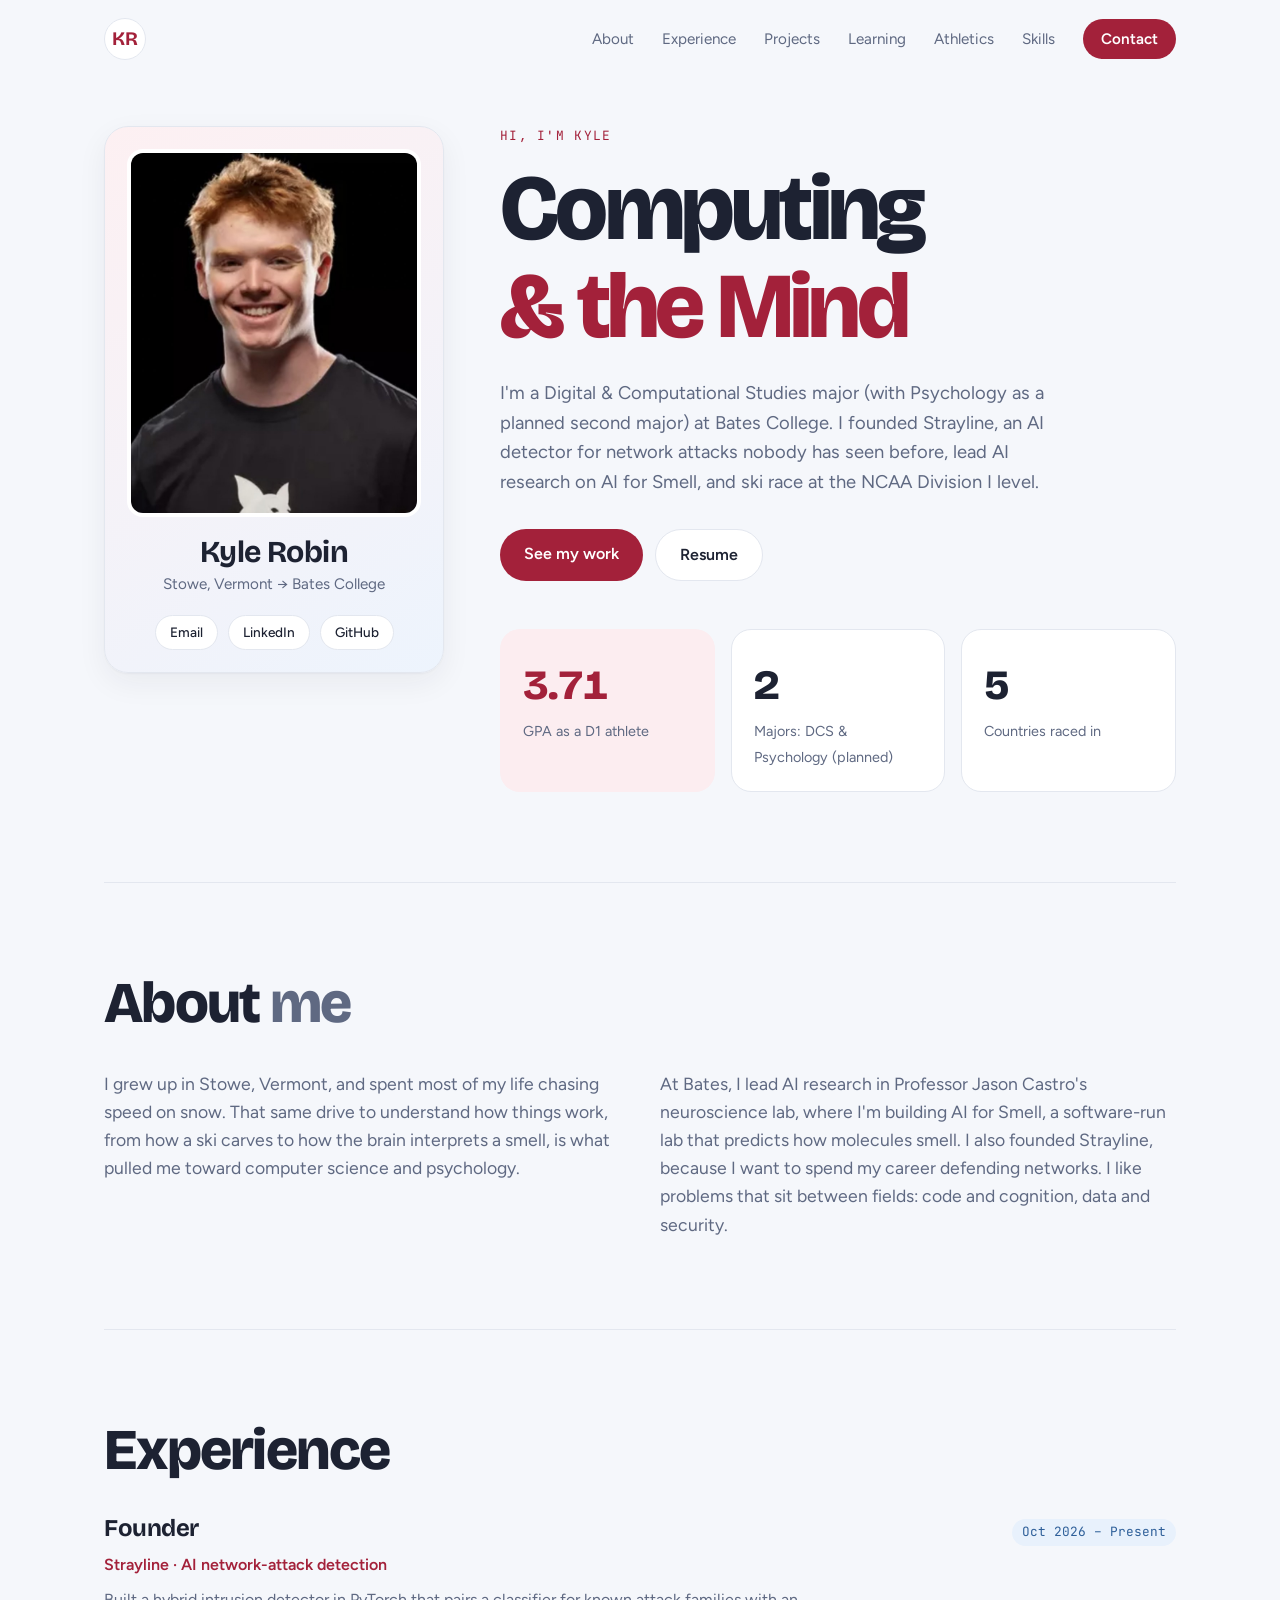
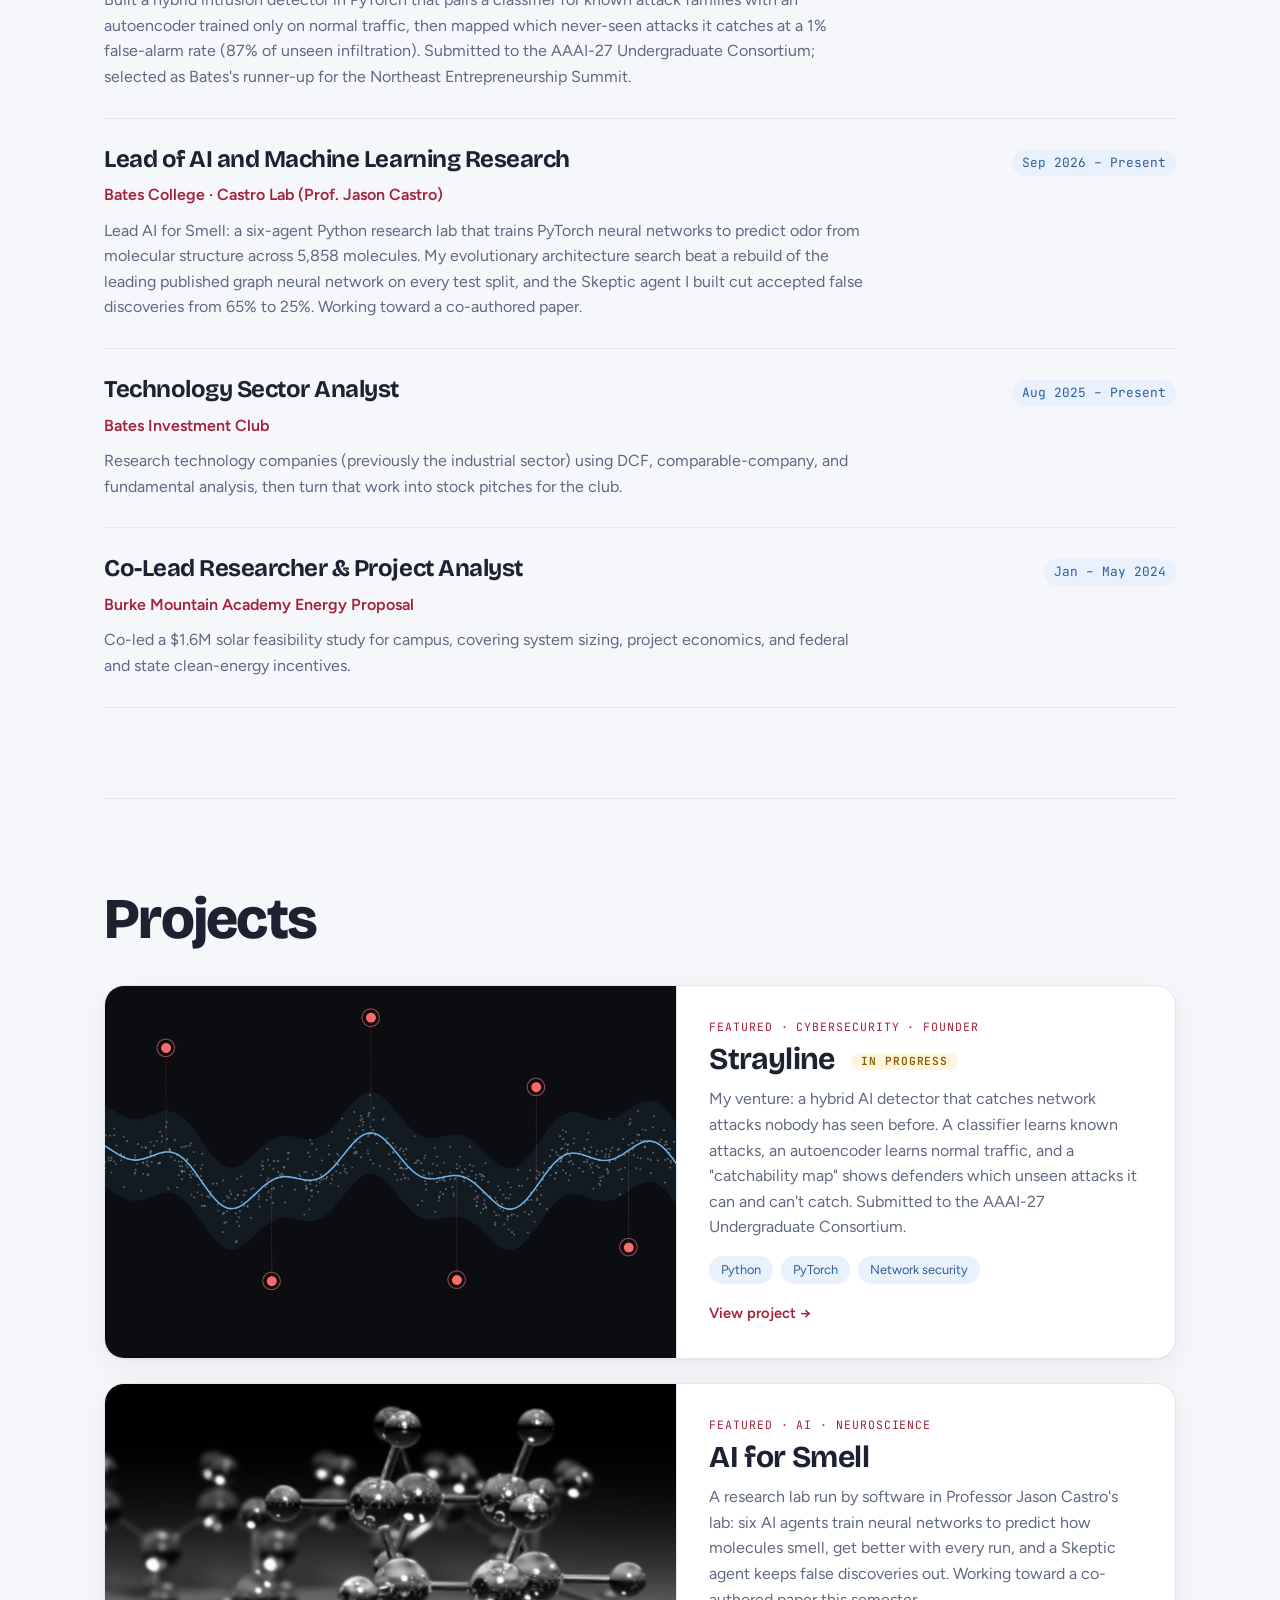
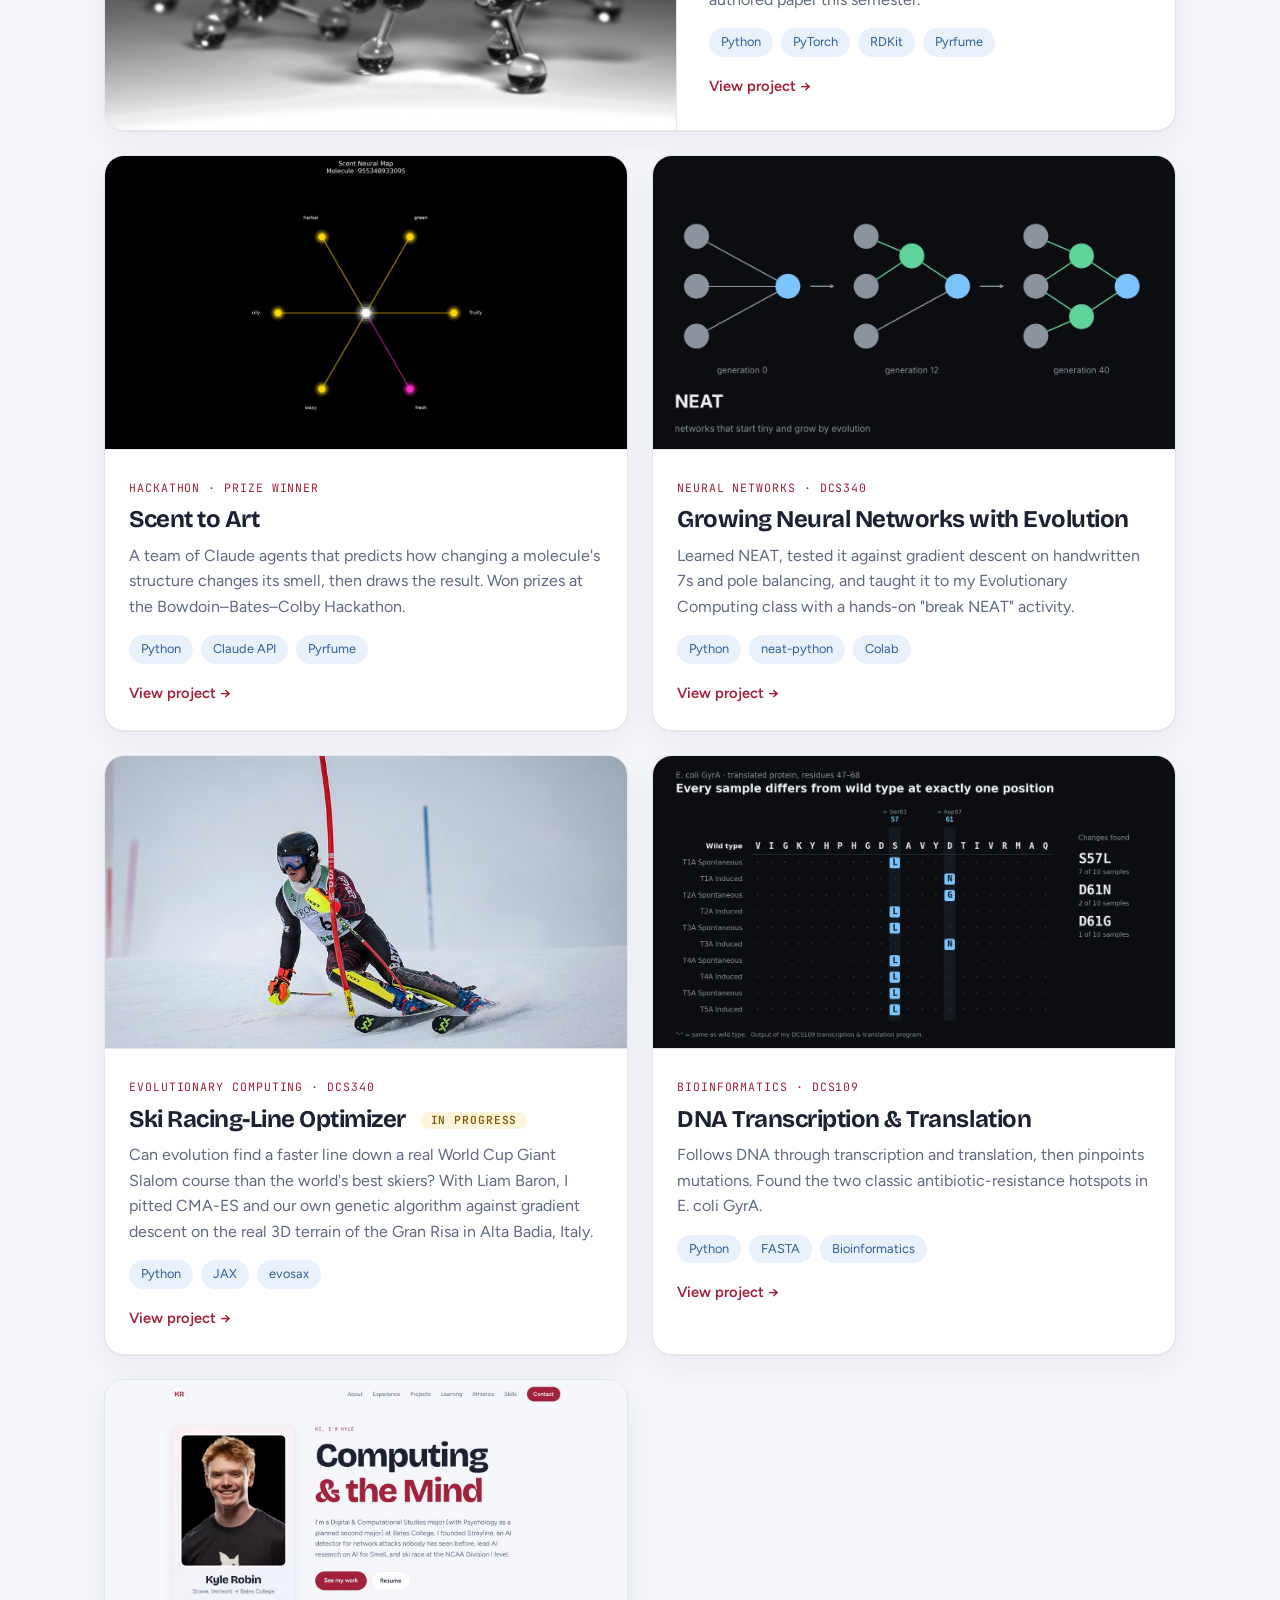
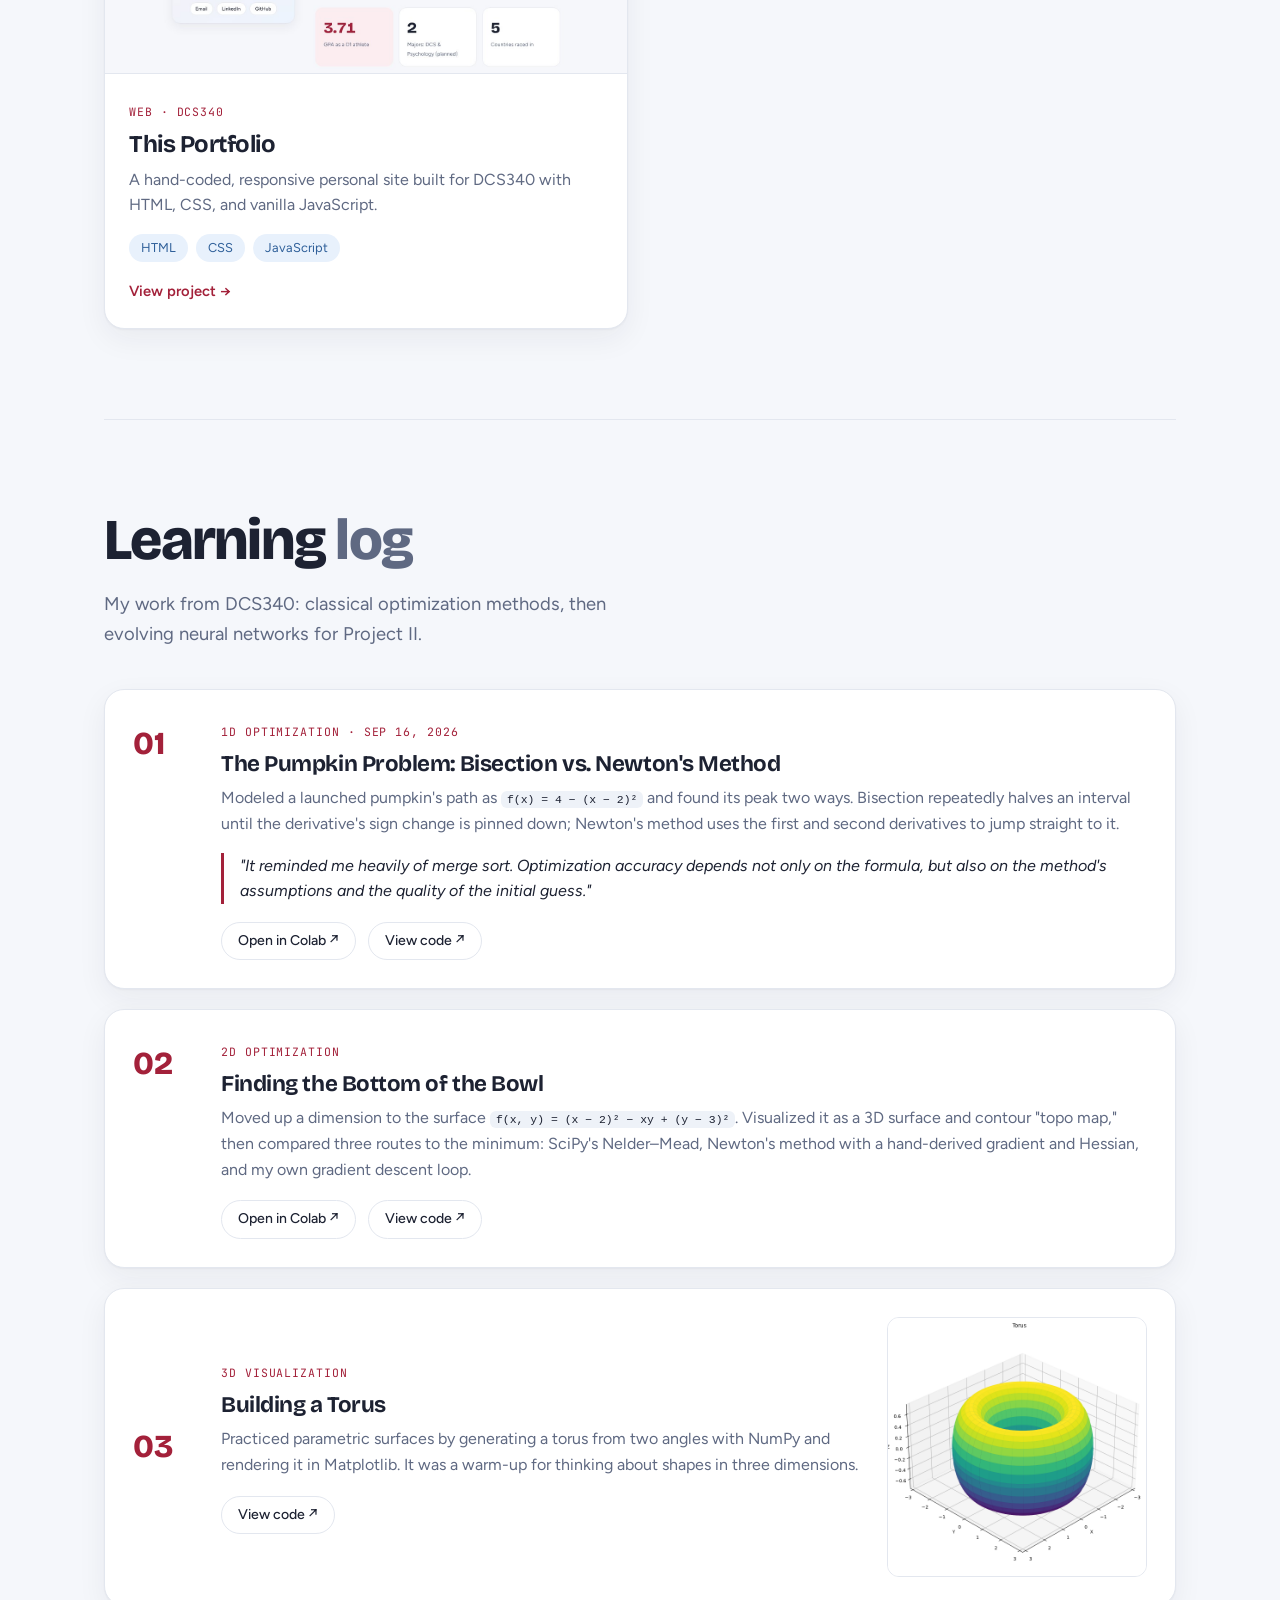
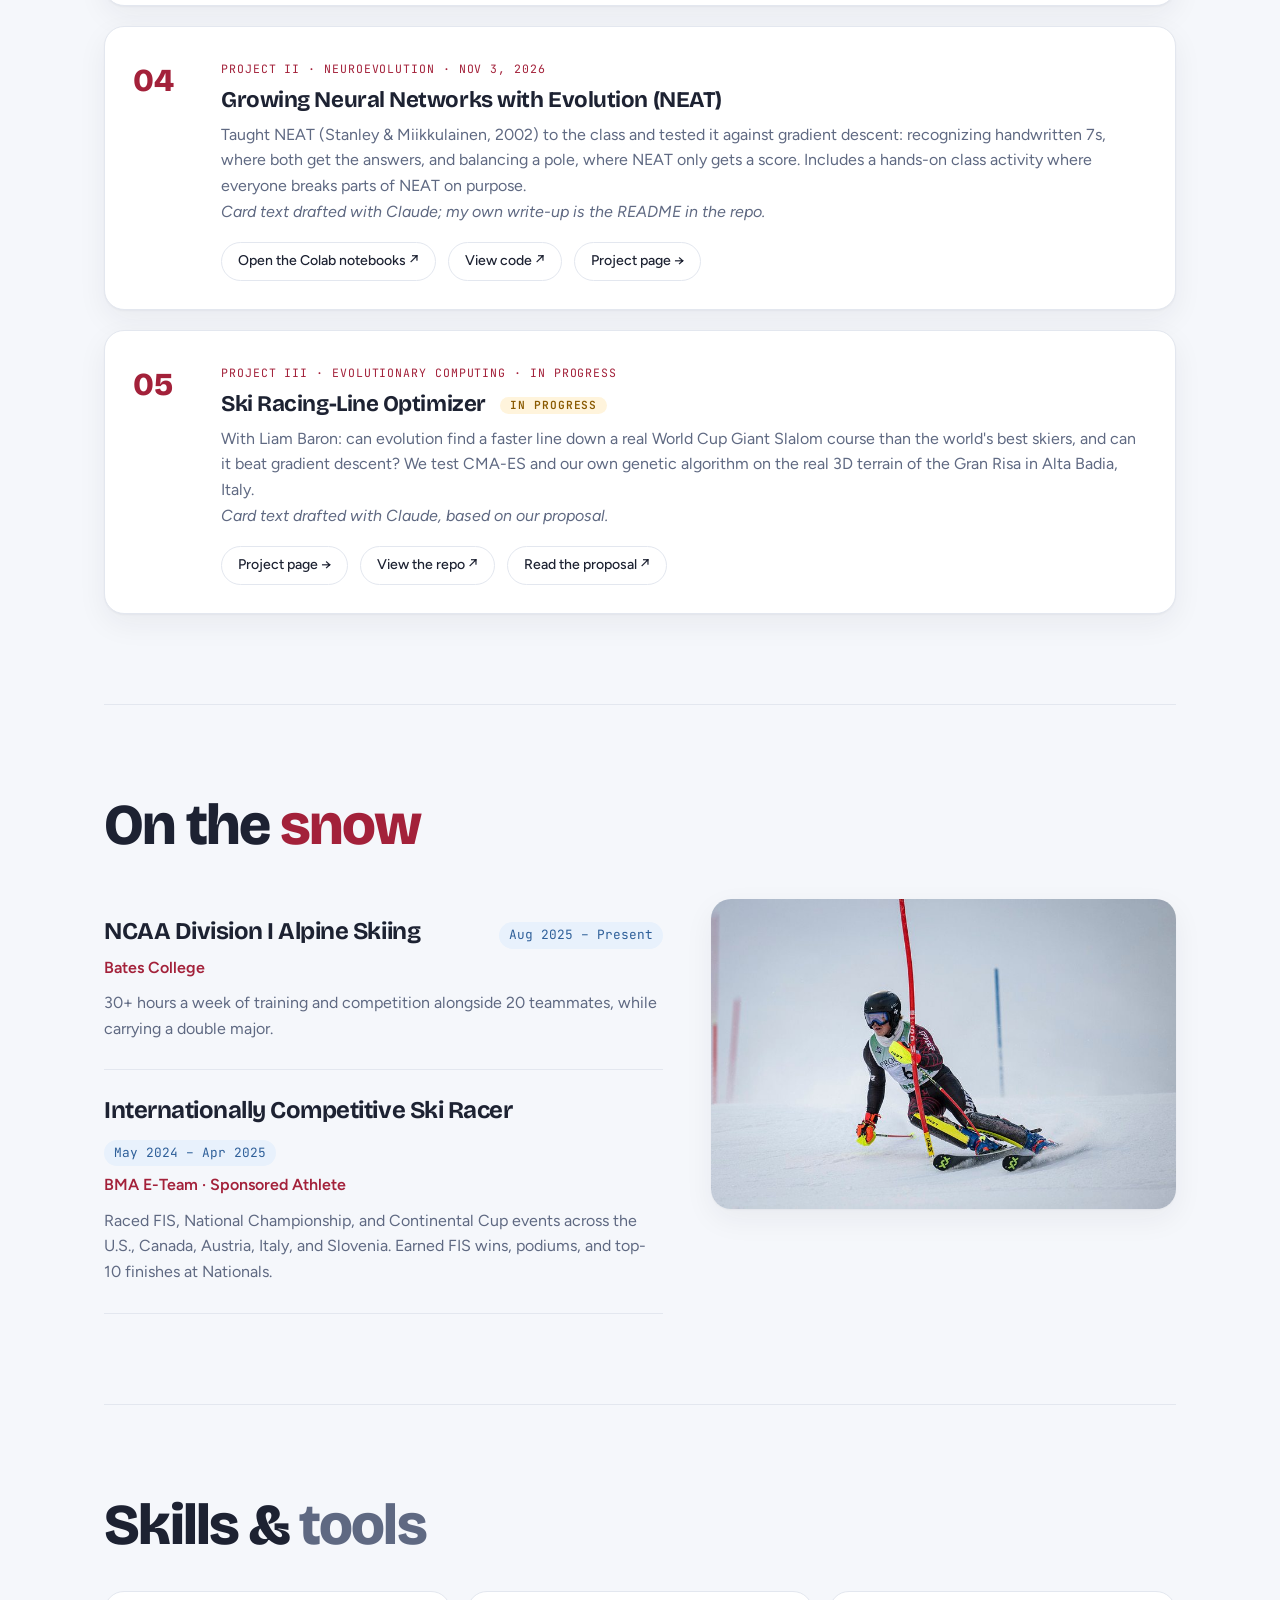
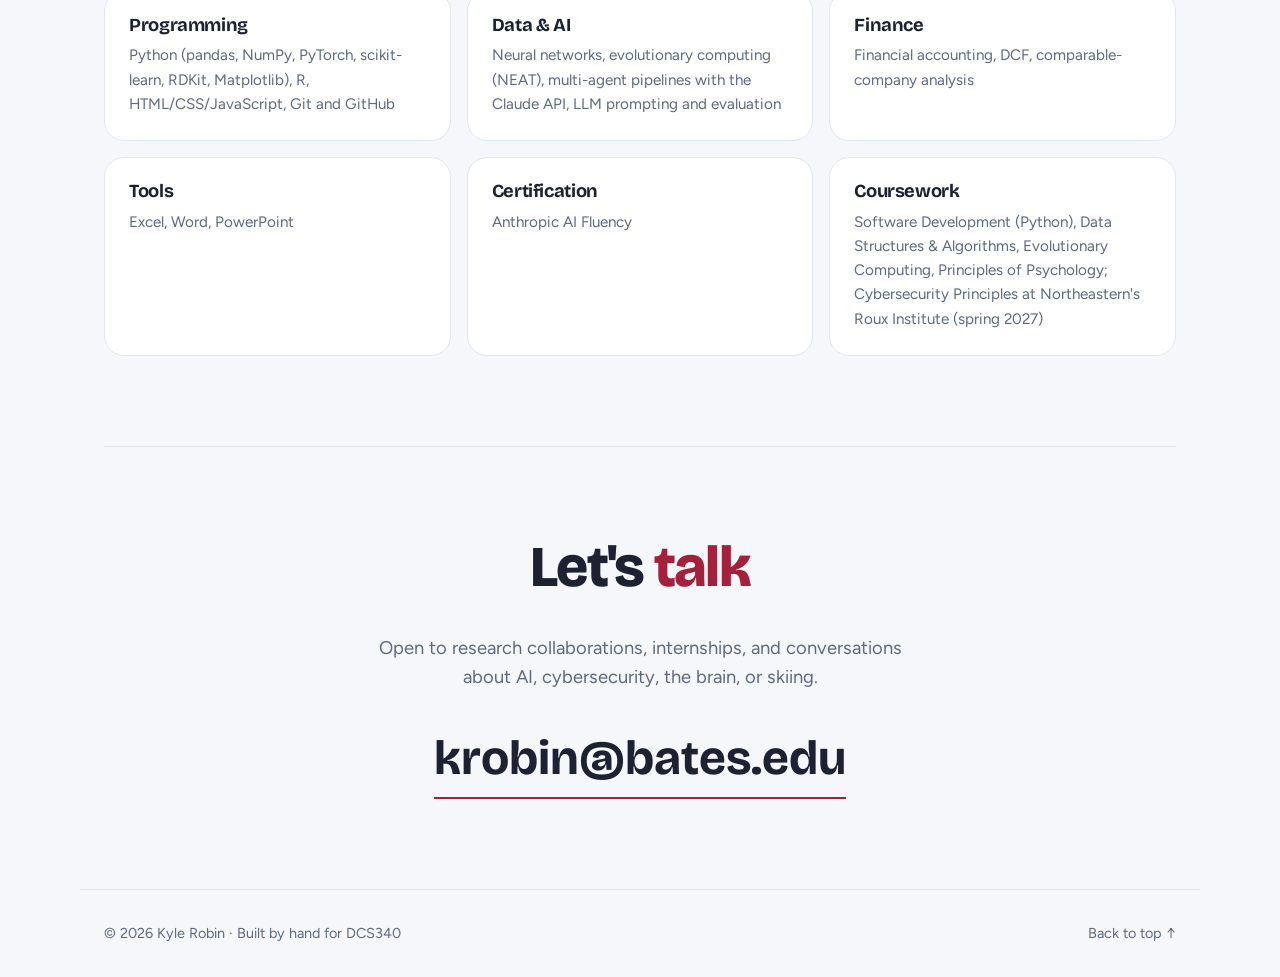
<file: index.html>
<!DOCTYPE html>
<html lang="en">
<head>
  <meta charset="UTF-8" />
  <meta name="viewport" content="width=device-width, initial-scale=1.0" />
  <title>Kyle Robin | Portfolio</title>
  <meta name="description" content="Kyle Robin: Digital & Computational Studies student at Bates College, founder of Strayline, Lead of AI and Machine Learning Research on AI for Smell, and NCAA Division I skier." />
  <link rel="preconnect" href="https://fonts.googleapis.com" />
  <link rel="preconnect" href="https://fonts.gstatic.com" crossorigin />
  <link href="https://fonts.googleapis.com/css2?family=Bricolage+Grotesque:opsz,wght@12..96,600;12..96,800&family=Figtree:wght@400;500;600;700&family=JetBrains+Mono:wght@400;500&display=swap" rel="stylesheet" />
  <link rel="stylesheet" href="style.css" />
</head>
<body>

  <!-- ============ NAVIGATION ============ -->
  <header class="nav">
    <a href="#home" class="nav-logo">KR</a>
    <button class="nav-toggle" aria-label="Open menu" aria-expanded="false">
      <span></span><span></span>
    </button>
    <nav class="nav-links">
      <a href="#about">About</a>
      <a href="#experience">Experience</a>
      <a href="#projects">Projects</a>
      <a href="#learning">Learning</a>
      <a href="#athletics">Athletics</a>
      <a href="#skills">Skills</a>
      <a href="#contact" class="nav-cta">Contact</a>
    </nav>
  </header>

  <main>

    <!-- ============ HERO ============ -->
    <section id="home" class="hero">
      <div class="hero-card reveal">
        <img src="images/profile.jpg" alt="Kyle Robin headshot" class="hero-photo" />
        <h2 class="hero-name">Kyle Robin</h2>
        <p class="hero-sub">Stowe, Vermont &rarr; Bates College</p>
        <div class="socials">
          <a href="mailto:krobin@bates.edu" aria-label="Email">Email</a>
          <a href="https://www.linkedin.com/in/kyle-robin-931415425/" target="_blank" rel="noopener" aria-label="LinkedIn">LinkedIn</a>
          <a href="https://github.com/krobin2005" target="_blank" rel="noopener" aria-label="GitHub">GitHub</a>
        </div>
      </div>

      <div class="hero-text">
        <p class="eyebrow reveal">Hi, I'm Kyle</p>
        <h1 class="reveal">Computing<br><span class="accent">&amp; the Mind</span></h1>
        <p class="lead reveal">
          I'm a Digital &amp; Computational Studies major (with Psychology as a planned second major) at Bates College.
          I founded Strayline, an AI detector for network attacks nobody has seen before, lead AI research on
          AI for Smell, and ski race at the NCAA Division I level.
        </p>
        <div class="hero-actions reveal">
          <a href="#projects" class="btn btn-primary">See my work</a>
          <a href="Kyle_Robin_Resume.pdf" class="btn btn-ghost" target="_blank">Resume</a>
        </div>

        <!-- ============ STATS ============ -->
        <div id="about" class="stats reveal">
          <div class="stat">
            <span class="stat-num">3.71</span>
            <span class="stat-label">GPA as a D1 athlete</span>
          </div>
          <div class="stat">
            <span class="stat-num">2</span>
            <span class="stat-label">Majors: DCS &amp; Psychology (planned)</span>
          </div>
          <div class="stat">
            <span class="stat-num">5</span>
            <span class="stat-label">Countries raced in</span>
          </div>
        </div>
      </div>
    </section>

    <!-- ============ ABOUT ============ -->
    <section class="section about">
      <h2 class="section-title reveal">About <span class="muted">me</span></h2>
      <div class="about-grid">
        <p class="reveal">
          I grew up in Stowe, Vermont, and spent most of my life chasing speed on snow. That
          same drive to understand how things work, from how a ski carves to how the brain
          interprets a smell, is what pulled me toward computer science and psychology.
        </p>
        <p class="reveal">
          At Bates, I lead AI research in Professor Jason Castro's neuroscience lab, where I'm building
          AI for Smell, a software-run lab that predicts how molecules smell. I also founded Strayline,
          because I want to spend my career defending networks. I like problems that sit between fields:
          code and cognition, data and security.
        </p>
      </div>
    </section>

    <!-- ============ EXPERIENCE ============ -->
    <section id="experience" class="section">
      <h2 class="section-title reveal">Experience</h2>
      <div class="timeline">

        <article class="job reveal">
          <div class="job-head">
            <h3>Founder</h3>
            <span class="job-date">Oct 2026 – Present</span>
          </div>
          <p class="job-org">Strayline · AI network-attack detection</p>
          <p>
            Built a hybrid intrusion detector in PyTorch that pairs a classifier for known attack families with an
            autoencoder trained only on normal traffic, then mapped which never-seen attacks it catches at a 1%
            false-alarm rate (87% of unseen infiltration). Submitted to the AAAI-27 Undergraduate Consortium;
            selected as Bates's runner-up for the Northeast Entrepreneurship Summit.
          </p>
        </article>

        <article class="job reveal">
          <div class="job-head">
            <h3>Lead of AI and Machine Learning Research</h3>
            <span class="job-date">Sep 2026 – Present</span>
          </div>
          <p class="job-org">Bates College · Castro Lab (Prof. Jason Castro)</p>
          <p>
            Lead AI for Smell: a six-agent Python research lab that trains PyTorch neural networks to predict
            odor from molecular structure across 5,858 molecules. My evolutionary architecture search beat a rebuild
            of the leading published graph neural network on every test split, and the Skeptic agent I built cut
            accepted false discoveries from 65% to 25%. Working toward a co-authored paper.
          </p>
        </article>

        <article class="job reveal">
          <div class="job-head">
            <h3>Technology Sector Analyst</h3>
            <span class="job-date">Aug 2025 – Present</span>
          </div>
          <p class="job-org">Bates Investment Club</p>
          <p>
            Research technology companies (previously the industrial sector) using DCF, comparable-company,
            and fundamental analysis, then turn that work into stock pitches for the club.
          </p>
        </article>

        <article class="job reveal">
          <div class="job-head">
            <h3>Co-Lead Researcher &amp; Project Analyst</h3>
            <span class="job-date">Jan – May 2024</span>
          </div>
          <p class="job-org">Burke Mountain Academy Energy Proposal</p>
          <p>
            Co-led a $1.6M solar feasibility study for campus, covering system sizing, project economics,
            and federal and state clean-energy incentives.
          </p>
        </article>

      </div>
    </section>

    <!-- ============ PROJECTS ============ -->
    <section id="projects" class="section">
      <h2 class="section-title reveal">Projects</h2>
      <div class="project-grid">

        <a class="project project-featured reveal" href="projects/strayline.html">
          <img src="images/strayline.jpg" alt="Network traffic following a normal line, with a few red points straying far from it" class="project-img" loading="lazy" />
          <div class="project-body">
            <span class="tag">Featured · Cybersecurity · Founder</span>
            <h3>Strayline <span class="status">In progress</span></h3>
            <p>
              My venture: a hybrid AI detector that catches network attacks nobody has seen before. A classifier
              learns known attacks, an autoencoder learns normal traffic, and a "catchability map" shows defenders
              which unseen attacks it can and can't catch. Submitted to the AAAI-27 Undergraduate Consortium.
            </p>
            <ul class="stack"><li>Python</li><li>PyTorch</li><li>Network security</li></ul>
            <span class="project-more">View project &rarr;</span>
          </div>
        </a>

        <a class="project project-featured reveal" href="projects/olfaction.html">
          <img src="images/olfaction.jpg" alt="3D model of a molecular structure" class="project-img" loading="lazy" />
          <div class="project-body">
            <span class="tag">Featured · AI · Neuroscience</span>
            <h3>AI for Smell</h3>
            <p>
              A research lab run by software in Professor Jason Castro's lab: six AI agents train neural networks
              to predict how molecules smell, get better with every run, and a Skeptic agent keeps false
              discoveries out. Working toward a co-authored paper this semester.
            </p>
            <ul class="stack"><li>Python</li><li>PyTorch</li><li>RDKit</li><li>Pyrfume</li></ul>
            <span class="project-more">View project &rarr;</span>
          </div>
        </a>

        <a class="project reveal" href="projects/scent.html">
          <img src="images/scent.jpg" alt="A Scent Neural Map: a glowing radial diagram of odor descriptors" class="project-img" loading="lazy" />
          <div class="project-body">
            <span class="tag">Hackathon · Prize winner</span>
            <h3>Scent to Art</h3>
            <p>
              A team of Claude agents that predicts how changing a molecule's structure changes its smell,
              then draws the result. Won prizes at the Bowdoin–Bates–Colby Hackathon.
            </p>
            <ul class="stack"><li>Python</li><li>Claude API</li><li>Pyrfume</li></ul>
            <span class="project-more">View project &rarr;</span>
          </div>
        </a>

        <a class="project reveal" href="projects/neat.html">
          <img src="images/neat.jpg" alt="Three neural networks showing NEAT growing from no hidden neurons to two" class="project-img" loading="lazy" />
          <div class="project-body">
            <span class="tag">Neural networks · DCS340</span>
            <h3>Growing Neural Networks with Evolution</h3>
            <p>
              Learned NEAT, tested it against gradient descent on handwritten 7s and pole balancing, and taught it
              to my Evolutionary Computing class with a hands-on "break NEAT" activity.
            </p>
            <ul class="stack"><li>Python</li><li>neat-python</li><li>Colab</li></ul>
            <span class="project-more">View project &rarr;</span>
          </div>
        </a>

        <a class="project reveal" href="projects/ski-racing.html">
          <img src="images/racing.jpg" alt="Kyle racing for Bates" class="project-img" loading="lazy" />
          <div class="project-body">
            <span class="tag">Evolutionary computing · DCS340</span>
            <h3>Ski Racing-Line Optimizer <span class="status">In progress</span></h3>
            <p>
              Can evolution find a faster line down a real World Cup Giant Slalom course than the world's best
              skiers? With Liam Baron, I pitted CMA-ES and our own genetic algorithm against gradient descent on
              the real 3D terrain of the Gran Risa in Alta Badia, Italy.
            </p>
            <ul class="stack"><li>Python</li><li>JAX</li><li>evosax</li></ul>
            <span class="project-more">View project &rarr;</span>
          </div>
        </a>

        <a class="project reveal" href="projects/dna.html">
          <img src="images/dna.png" alt="Protein alignment showing mutations at two positions" class="project-img" loading="lazy" />
          <div class="project-body">
            <span class="tag">Bioinformatics · DCS109</span>
            <h3>DNA Transcription &amp; Translation</h3>
            <p>
              Follows DNA through transcription and translation, then pinpoints mutations. Found the two
              classic antibiotic-resistance hotspots in E. coli GyrA.
            </p>
            <ul class="stack"><li>Python</li><li>FASTA</li><li>Bioinformatics</li></ul>
            <span class="project-more">View project &rarr;</span>
          </div>
        </a>

        <a class="project reveal" href="projects/portfolio.html">
          <img src="images/site.jpg" alt="Screenshot of this portfolio website" class="project-img" loading="lazy" />
          <div class="project-body">
            <span class="tag">Web · DCS340</span>
            <h3>This Portfolio</h3>
            <p>
              A hand-coded, responsive personal site built for DCS340 with HTML, CSS, and
              vanilla JavaScript.
            </p>
            <ul class="stack"><li>HTML</li><li>CSS</li><li>JavaScript</li></ul>
            <span class="project-more">View project &rarr;</span>
          </div>
        </a>

      </div>
    </section>

    <!-- ============ LEARNING: DCS340 ============ -->
    <section id="learning" class="section">
      <h2 class="section-title reveal">Learning <span class="muted">log</span></h2>
      <p class="lead section-lead reveal">
        My work from DCS340: classical optimization methods, then evolving neural networks
        for Project II.
      </p>

      <div class="learn-list">

        <article class="learn reveal">
          <div class="learn-num">01</div>
          <div class="learn-body">
            <span class="tag">1D Optimization · Sep 16, 2026</span>
            <h3>The Pumpkin Problem: Bisection vs. Newton's Method</h3>
            <p>
              Modeled a launched pumpkin's path as <code>f(x) = 4 − (x − 2)²</code> and found its peak two ways.
              Bisection repeatedly halves an interval until the derivative's sign change is pinned down;
              Newton's method uses the first and second derivatives to jump straight to it.
            </p>
            <blockquote>
              "It reminded me heavily of merge sort. Optimization accuracy depends not only on the
              formula, but also on the method's assumptions and the quality of the initial guess."
            </blockquote>
            <div class="learn-links">
              <a href="https://colab.research.google.com/drive/10jddf17AM2lgzsNNgvP4LW-mAMGqrYaT" target="_blank" rel="noopener">Open in Colab &nearr;</a>
              <a href="https://github.com/krobin2005/myportfolio/blob/main/dcs340/optimization_method_experimentation___homework_dcs340___sep_16%2C_2026.py" target="_blank" rel="noopener">View code &nearr;</a>
            </div>
          </div>
        </article>

        <article class="learn reveal">
          <div class="learn-num">02</div>
          <div class="learn-body">
            <span class="tag">2D Optimization</span>
            <h3>Finding the Bottom of the Bowl</h3>
            <p>
              Moved up a dimension to the surface <code>f(x, y) = (x − 2)² − xy + (y − 3)²</code>.
              Visualized it as a 3D surface and contour "topo map," then compared three routes to the minimum:
              SciPy's Nelder–Mead, Newton's method with a hand-derived gradient and Hessian, and my own
              gradient descent loop.
            </p>
            <div class="learn-links">
              <a href="https://colab.research.google.com/drive/1o597lC-NzXaAF8ApLlbyZZMIe9TR8D48" target="_blank" rel="noopener">Open in Colab &nearr;</a>
              <a href="https://github.com/krobin2005/myportfolio/blob/main/dcs340/2d_input_(3d_objects)_opptimization_intro.py" target="_blank" rel="noopener">View code &nearr;</a>
            </div>
          </div>
        </article>

        <article class="learn learn-with-img reveal">
          <div class="learn-num">03</div>
          <div class="learn-body">
            <span class="tag">3D Visualization</span>
            <h3>Building a Torus</h3>
            <p>
              Practiced parametric surfaces by generating a torus from two angles with NumPy and
              rendering it in Matplotlib. It was a warm-up for thinking about shapes in three dimensions.
            </p>
            <div class="learn-links">
              <a href="https://github.com/krobin2005/myportfolio/blob/main/dcs340/torus.py" target="_blank" rel="noopener">View code &nearr;</a>
            </div>
          </div>
          <img src="dcs340/torus.png" alt="3D torus rendered in Matplotlib with a viridis color map" class="learn-img" loading="lazy" />
        </article>

        <article class="learn reveal">
          <div class="learn-num">04</div>
          <div class="learn-body">
            <span class="tag">Project II · Neuroevolution · Nov 3, 2026</span>
            <h3>Growing Neural Networks with Evolution (NEAT)</h3>
            <p>
              Taught NEAT (Stanley &amp; Miikkulainen, 2002) to the class and tested it against gradient descent:
              recognizing handwritten 7s, where both get the answers, and balancing a pole, where NEAT only gets a
              score. Includes a hands-on class activity where everyone breaks parts of NEAT on purpose.
            </p>
            <p><em>Card text drafted with Claude; my own write-up is the README in the repo.</em></p>
            <div class="learn-links">
              <a href="https://drive.google.com/drive/folders/1dByDDjGweoe4XN2JgvP6EBS0tSClyiiS" target="_blank" rel="noopener">Open the Colab notebooks &nearr;</a>
              <a href="https://github.com/krobin2005/neat-neuroevolution" target="_blank" rel="noopener">View code &nearr;</a>
              <a href="projects/neat.html">Project page &rarr;</a>
            </div>
          </div>
        </article>

        <article class="learn reveal">
          <div class="learn-num">05</div>
          <div class="learn-body">
            <span class="tag">Project III · Evolutionary computing · In progress</span>
            <h3>Ski Racing-Line Optimizer <span class="status">In progress</span></h3>
            <p>
              With Liam Baron: can evolution find a faster line down a real World Cup Giant Slalom course than the
              world's best skiers, and can it beat gradient descent? We test CMA-ES and our own genetic algorithm on
              the real 3D terrain of the Gran Risa in Alta Badia, Italy.
            </p>
            <p><em>Card text drafted with Claude, based on our proposal.</em></p>
            <div class="learn-links">
              <a href="projects/ski-racing.html">Project page &rarr;</a>
              <a href="https://github.com/krobin2005/ski-racing-line-optimizer" target="_blank" rel="noopener">View the repo &nearr;</a>
              <a href="https://github.com/krobin2005/myportfolio/blob/main/dcs340/project3-ski-racing/proposal.md" target="_blank" rel="noopener">Read the proposal &nearr;</a>
            </div>
          </div>
        </article>

      </div>
    </section>

    <!-- ============ ATHLETICS ============ -->
    <section id="athletics" class="section athletics">
      <div class="athletics-text">
        <h2 class="section-title reveal">On the <span class="accent">snow</span></h2>
        <div class="job reveal">
          <div class="job-head">
            <h3>NCAA Division I Alpine Skiing</h3>
            <span class="job-date">Aug 2025 – Present</span>
          </div>
          <p class="job-org">Bates College</p>
          <p>30+ hours a week of training and competition alongside 20 teammates, while carrying a double major.</p>
        </div>
        <div class="job reveal">
          <div class="job-head">
            <h3>Internationally Competitive Ski Racer</h3>
            <span class="job-date">May 2024 – Apr 2025</span>
          </div>
          <p class="job-org">BMA E-Team · Sponsored Athlete</p>
          <p>
            Raced FIS, National Championship, and Continental Cup events across the U.S., Canada,
            Austria, Italy, and Slovenia. Earned FIS wins, podiums, and top-10 finishes at Nationals.
          </p>
        </div>
      </div>
      <img src="images/racing.jpg" alt="Kyle racing slalom for Bates" class="athletics-photo reveal" loading="lazy" />
    </section>

    <!-- ============ SKILLS ============ -->
    <section id="skills" class="section">
      <h2 class="section-title reveal">Skills &amp; <span class="muted">tools</span></h2>
      <div class="skill-grid">
        <div class="skill reveal"><h3>Programming</h3><p>Python (pandas, NumPy, PyTorch, scikit-learn, RDKit, Matplotlib), R, HTML/CSS/JavaScript, Git and GitHub</p></div>
        <div class="skill reveal"><h3>Data &amp; AI</h3><p>Neural networks, evolutionary computing (NEAT), multi-agent pipelines with the Claude API, LLM prompting and evaluation</p></div>
        <div class="skill reveal"><h3>Finance</h3><p>Financial accounting, DCF, comparable-company analysis</p></div>
        <div class="skill reveal"><h3>Tools</h3><p>Excel, Word, PowerPoint</p></div>
        <div class="skill reveal"><h3>Certification</h3><p>Anthropic AI Fluency</p></div>
        <div class="skill reveal"><h3>Coursework</h3><p>Software Development (Python), Data Structures &amp; Algorithms, Evolutionary Computing, Principles of Psychology; Cybersecurity Principles at Northeastern's Roux Institute (spring 2027)</p></div>
      </div>
    </section>

    <!-- ============ CONTACT ============ -->
    <section id="contact" class="section contact">
      <h2 class="section-title reveal">Let's <span class="accent">talk</span></h2>
      <p class="lead reveal">Open to research collaborations, internships, and conversations about AI, cybersecurity, the brain, or skiing.</p>
      <a class="contact-email reveal" href="mailto:krobin@bates.edu">krobin@bates.edu</a>
    </section>

  </main>

  <footer class="footer">
    <p>&copy; <span id="year"></span> Kyle Robin · Built by hand for DCS340</p>
    <a href="#home">Back to top &uarr;</a>
  </footer>

  <script src="script.js"></script>
</body>
</html>
</file>
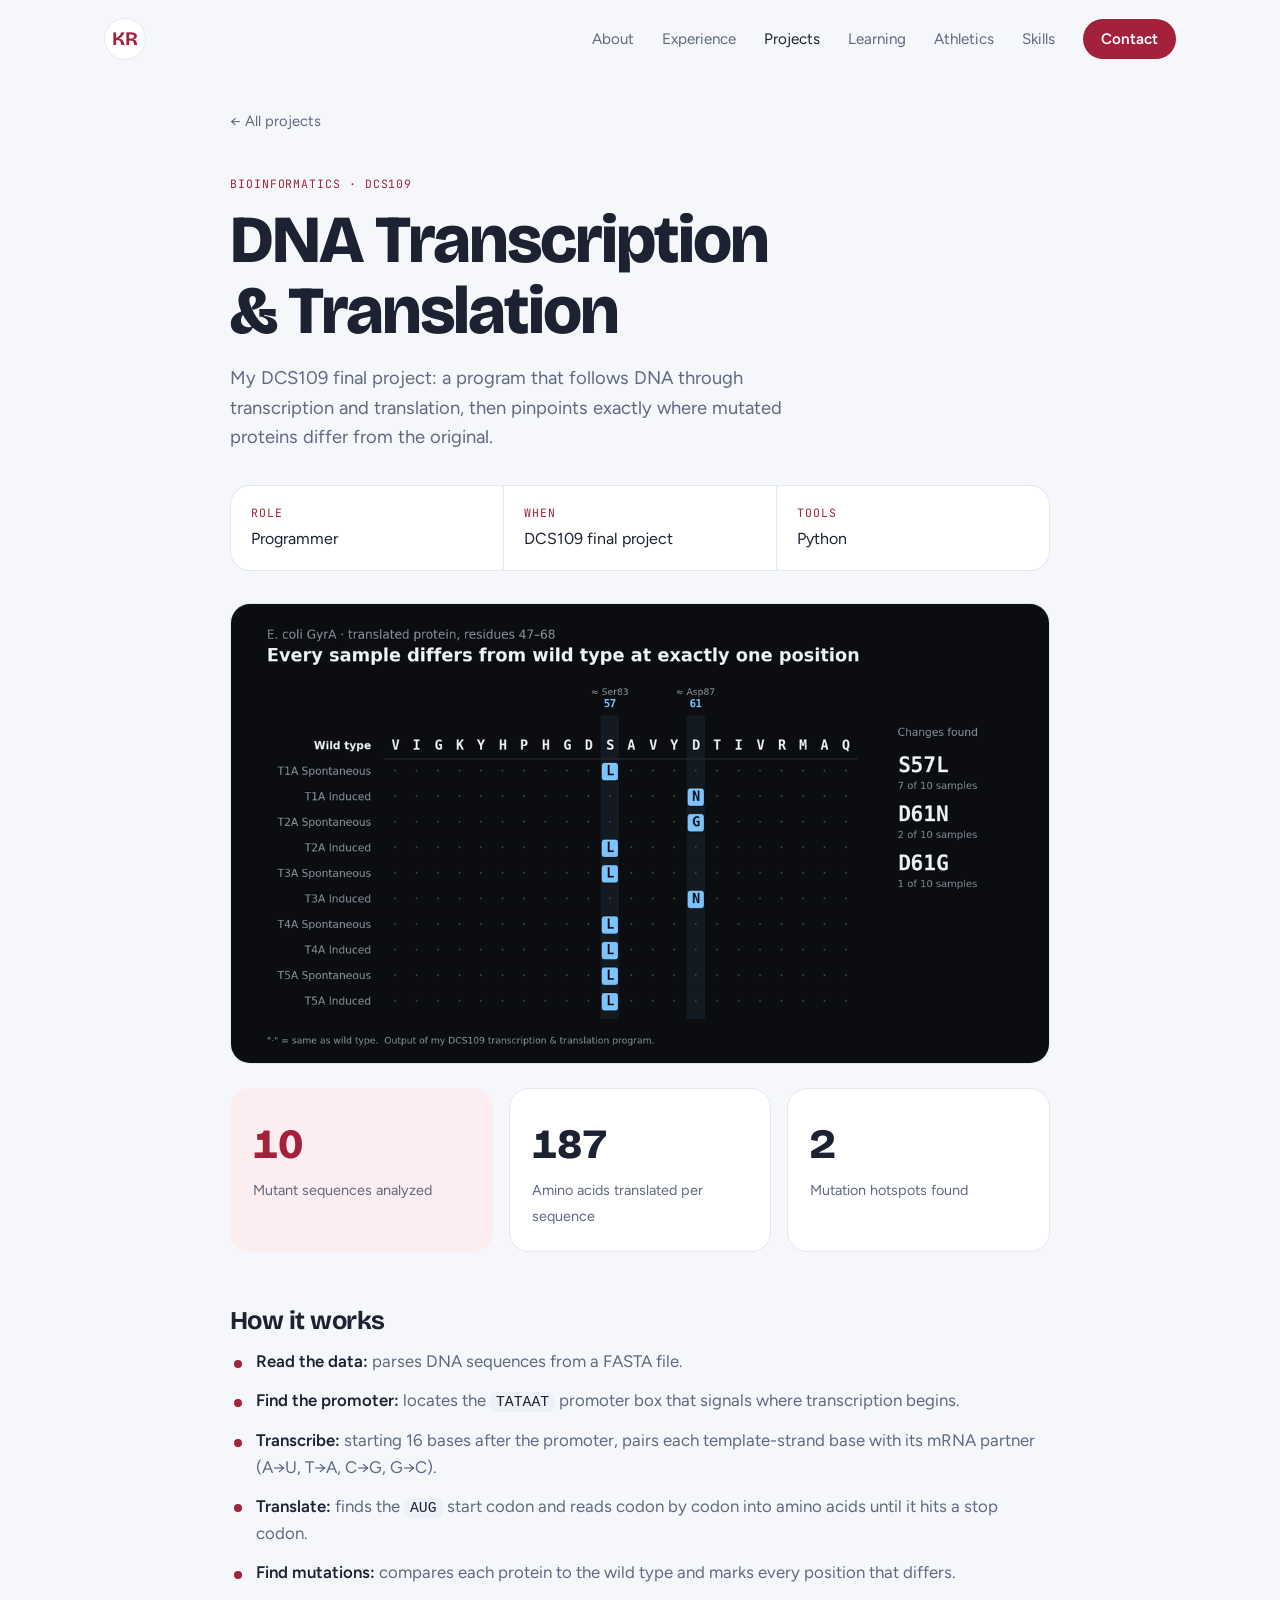
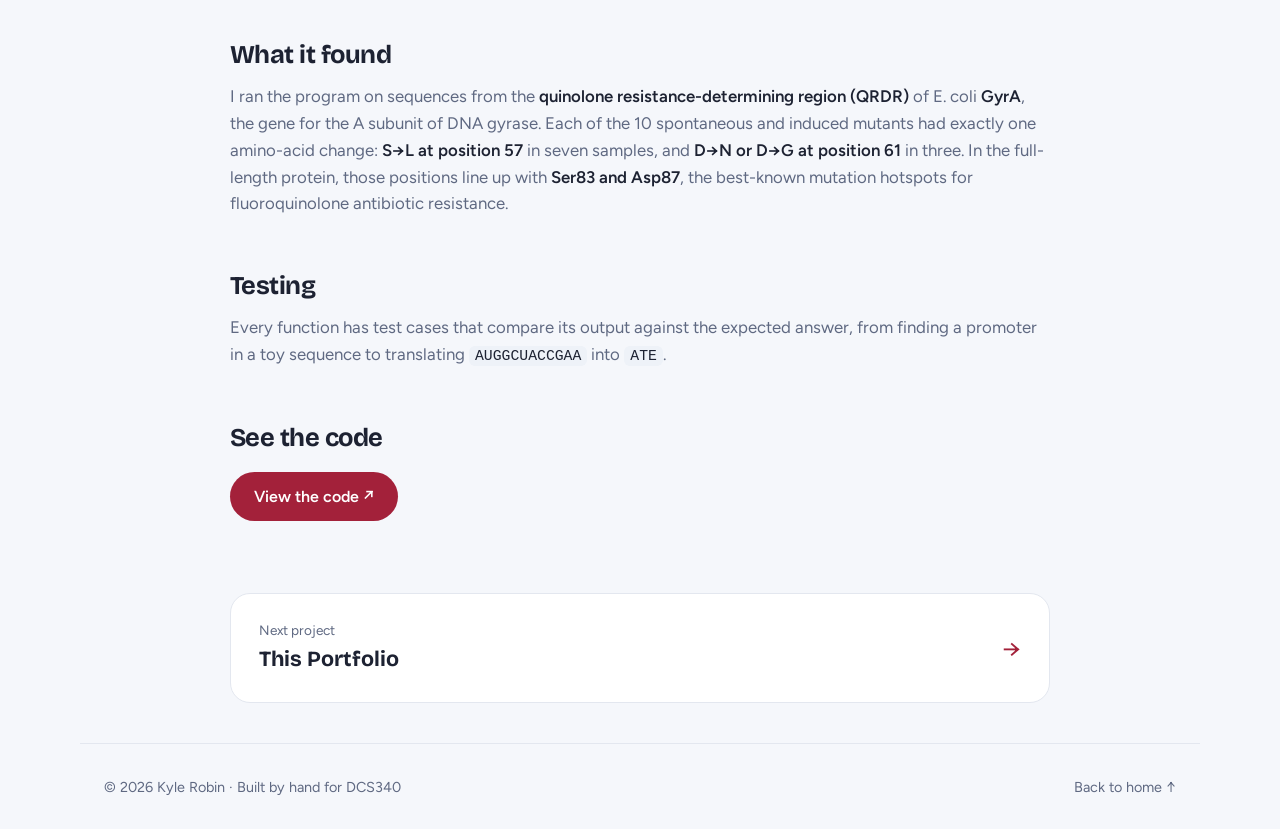
<file: projects/dna.html>
<!DOCTYPE html>
<html lang="en">
<head>
  <meta charset="UTF-8" />
  <meta name="viewport" content="width=device-width, initial-scale=1.0" />
  <title>DNA Transcription & Translation | Kyle Robin</title>
  <meta name="description" content="A Python program that transcribes DNA into mRNA, translates it into protein, and finds mutations, applied to E. coli GyrA sequences." />
  <link rel="preconnect" href="https://fonts.googleapis.com" />
  <link rel="preconnect" href="https://fonts.gstatic.com" crossorigin />
  <link href="https://fonts.googleapis.com/css2?family=Bricolage+Grotesque:opsz,wght@12..96,600;12..96,800&family=Figtree:wght@400;500;600;700&family=JetBrains+Mono:wght@400;500&display=swap" rel="stylesheet" />
  <link rel="stylesheet" href="../style.css" />
</head>
<body>

  <!-- ============ NAVIGATION ============ -->
  <header class="nav">
    <a href="../index.html" class="nav-logo">KR</a>
    <button class="nav-toggle" aria-label="Open menu" aria-expanded="false">
      <span></span><span></span>
    </button>
    <nav class="nav-links">
      <a href="../index.html#about">About</a>
      <a href="../index.html#experience">Experience</a>
      <a href="../index.html#projects" class="active">Projects</a>
      <a href="../index.html#learning">Learning</a>
      <a href="../index.html#athletics">Athletics</a>
      <a href="../index.html#skills">Skills</a>
      <a href="../index.html#contact" class="nav-cta">Contact</a>
    </nav>
  </header>

  <main>
    <article class="pp">
      <a href="../index.html#projects" class="pp-back">&larr; All projects</a>

      <span class="tag reveal">Bioinformatics · DCS109</span>
      <h1 class="reveal">DNA Transcription & Translation</h1>
      <p class="lead reveal">My DCS109 final project: a program that follows DNA through transcription and translation, then pinpoints exactly where mutated proteins differ from the original.</p>

      <div class="pp-meta reveal">
        <div><span>Role</span>Programmer</div>
        <div><span>When</span>DCS109 final project</div>
        <div><span>Tools</span>Python</div>
      </div>

      <img src="../images/dna.png" alt="Protein alignment showing single amino acid changes at positions 57 and 61" class="pp-hero-img reveal" />
        <div class="stats pp-stats">
          <div class="stat">
            <span class="stat-num">10</span>
            <span class="stat-label">Mutant sequences analyzed</span>
          </div>
          <div class="stat">
            <span class="stat-num">187</span>
            <span class="stat-label">Amino acids translated per sequence</span>
          </div>
          <div class="stat">
            <span class="stat-num">2</span>
            <span class="stat-label">Mutation hotspots found</span>
          </div>
        </div>
      <section class="pp-section reveal">
        <h2>How it works</h2>
        <ul class="pp-list">
          <li><strong>Read the data:</strong> parses DNA sequences from a FASTA file.</li>
          <li><strong>Find the promoter:</strong> locates the <code>TATAAT</code> promoter box that signals where transcription begins.</li>
          <li><strong>Transcribe:</strong> starting 16 bases after the promoter, pairs each template-strand base with its mRNA partner (A→U, T→A, C→G, G→C).</li>
          <li><strong>Translate:</strong> finds the <code>AUG</code> start codon and reads codon by codon into amino acids until it hits a stop codon.</li>
          <li><strong>Find mutations:</strong> compares each protein to the wild type and marks every position that differs.</li>
        </ul>
      </section>

      <section class="pp-section reveal">
        <h2>What it found</h2>
        <p>I ran the program on sequences from the <strong>quinolone resistance-determining region (QRDR)</strong> of E. coli <strong>GyrA</strong>, the gene for the A subunit of DNA gyrase. Each of the 10 spontaneous and induced mutants had exactly one amino-acid change: <strong>S→L at position 57</strong> in seven samples, and <strong>D→N or D→G at position 61</strong> in three. In the full-length protein, those positions line up with <strong>Ser83 and Asp87</strong>, the best-known mutation hotspots for fluoroquinolone antibiotic resistance.</p>
      </section>

      <section class="pp-section reveal">
        <h2>Testing</h2>
        <p>Every function has test cases that compare its output against the expected answer, from finding a promoter in a toy sequence to translating <code>AUGGCUACCGAA</code> into <code>ATE</code>.</p>
      </section>

      <section class="pp-section reveal">
        <h2>See the code</h2>
        <div class="pp-cta">
          <a href="https://github.com/krobin2005/myportfolio/tree/main/dcs109" class="btn btn-primary" target="_blank" rel="noopener">View the code &nearr;</a>
        </div>
      </section>

      <a href="portfolio.html" class="pp-next reveal">
        <div><span>Next project</span><strong>This Portfolio</strong></div>
        <div class="arrow">&rarr;</div>
      </a>
    </article>
  </main>

  <footer class="footer">
    <p>&copy; <span id="year"></span> Kyle Robin · Built by hand for DCS340</p>
    <a href="../index.html">Back to home &uarr;</a>
  </footer>

  <script src="../script.js"></script>
</body>
</html>
</file>
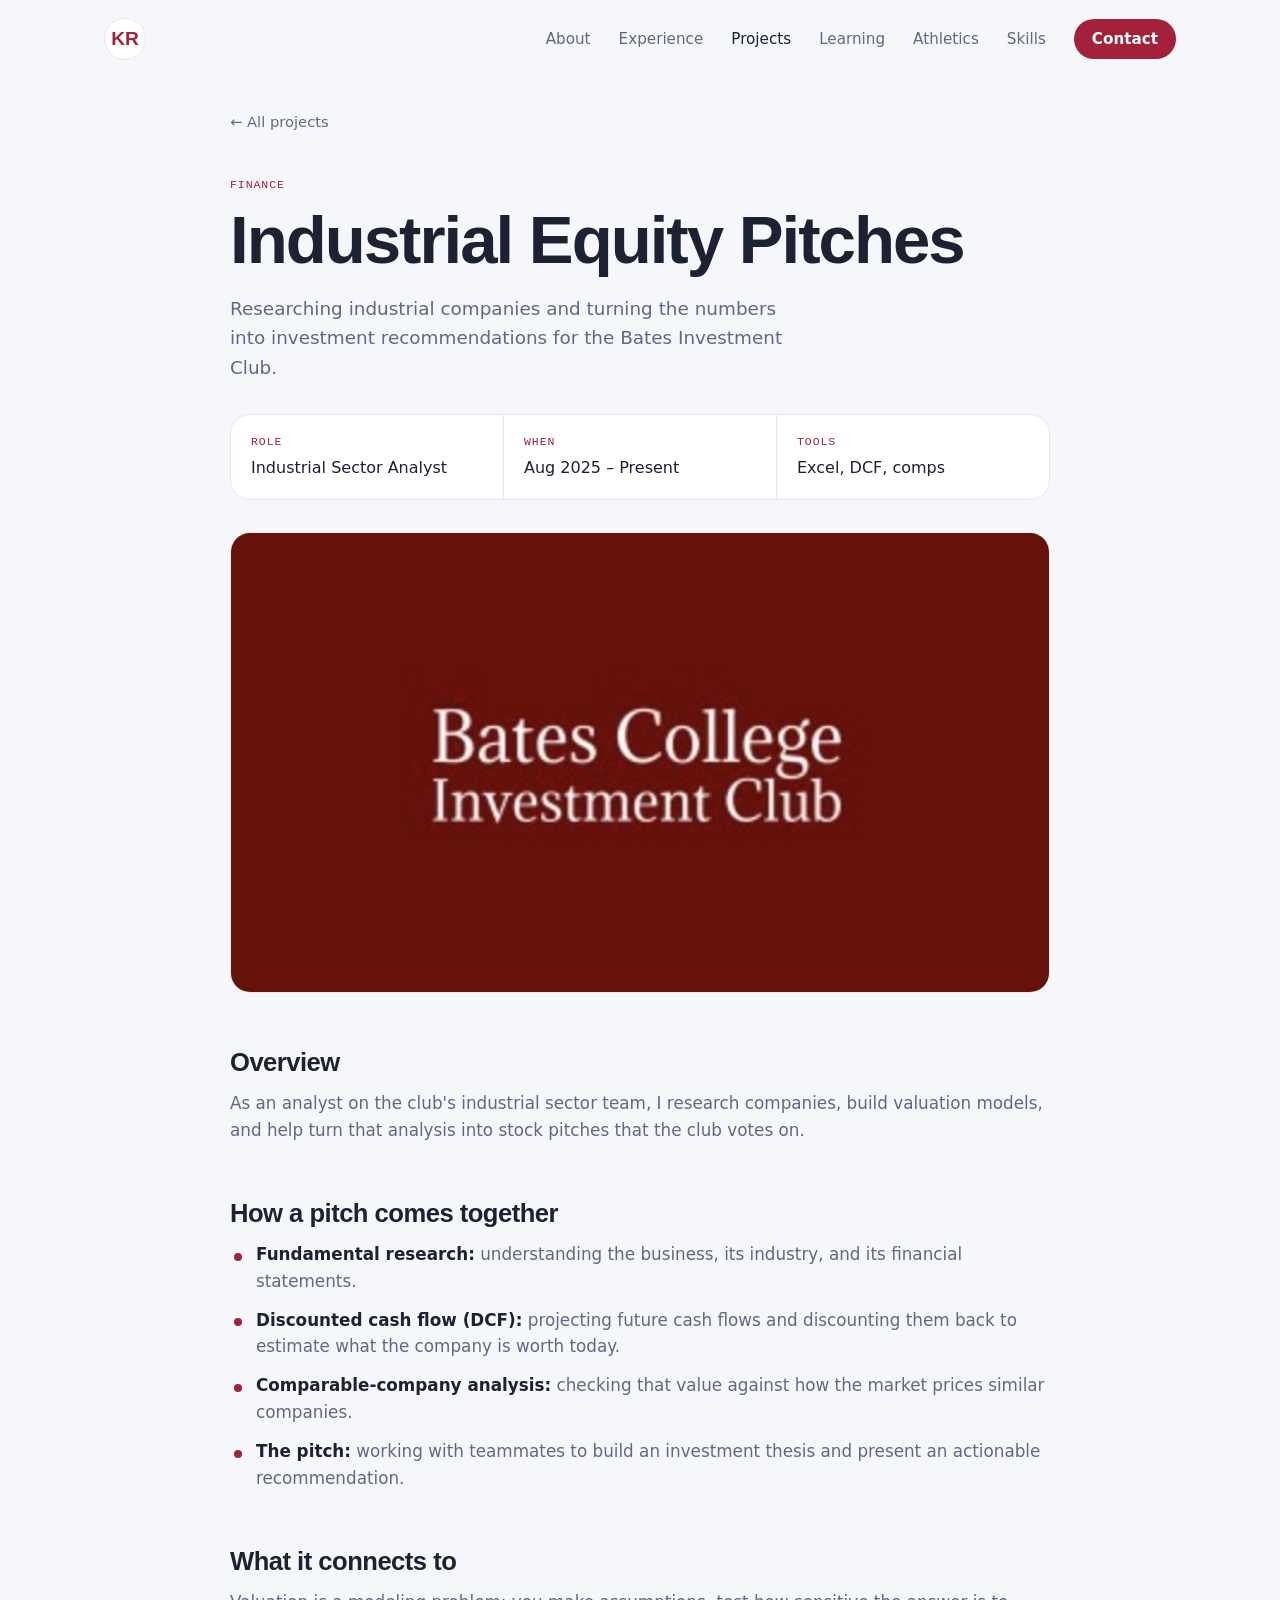
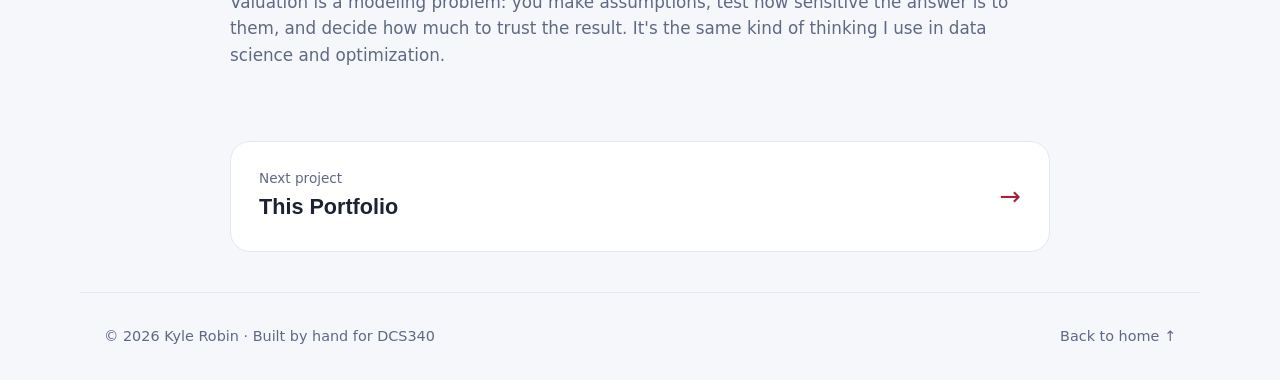
<file: projects/investment.html>
<!DOCTYPE html>
<html lang="en">
<head>
  <meta charset="UTF-8" />
  <meta name="viewport" content="width=device-width, initial-scale=1.0" />
  <title>Industrial Equity Pitches | Kyle Robin</title>
  <meta name="description" content="Equity research and stock pitches on industrial companies for the Bates College Investment Club." />
  <link rel="preconnect" href="https://fonts.googleapis.com" />
  <link rel="preconnect" href="https://fonts.gstatic.com" crossorigin />
  <link href="https://fonts.googleapis.com/css2?family=Inter:wght@400;500;600&family=Space+Grotesk:wght@500;700&display=swap" rel="stylesheet" />
  <link rel="stylesheet" href="../style.css" />
</head>
<body>

  <!-- ============ NAVIGATION ============ -->
  <header class="nav">
    <a href="../index.html" class="nav-logo">KR</a>
    <button class="nav-toggle" aria-label="Open menu" aria-expanded="false">
      <span></span><span></span>
    </button>
    <nav class="nav-links">
      <a href="../index.html#about">About</a>
      <a href="../index.html#experience">Experience</a>
      <a href="../index.html#projects" class="active">Projects</a>
      <a href="../index.html#learning">Learning</a>
      <a href="../index.html#athletics">Athletics</a>
      <a href="../index.html#skills">Skills</a>
      <a href="../index.html#contact" class="nav-cta">Contact</a>
    </nav>
  </header>

  <main>
    <article class="pp">
      <a href="../index.html#projects" class="pp-back">&larr; All projects</a>

      <span class="tag reveal">Finance</span>
      <h1 class="reveal">Industrial Equity Pitches</h1>
      <p class="lead reveal">Researching industrial companies and turning the numbers into investment recommendations for the Bates Investment Club.</p>

      <div class="pp-meta reveal">
        <div><span>Role</span>Industrial Sector Analyst</div>
        <div><span>When</span>Aug 2025 – Present</div>
        <div><span>Tools</span>Excel, DCF, comps</div>
      </div>

      <img src="../images/investment.jpg" alt="Bates College Investment Club logo" class="pp-hero-img reveal" />

      <section class="pp-section reveal">
        <h2>Overview</h2>
        <p>As an analyst on the club's industrial sector team, I research companies, build valuation models, and help turn that analysis into stock pitches that the club votes on.</p>
      </section>

      <section class="pp-section reveal">
        <h2>How a pitch comes together</h2>
        <ul class="pp-list">
          <li><strong>Fundamental research:</strong> understanding the business, its industry, and its financial statements.</li>
          <li><strong>Discounted cash flow (DCF):</strong> projecting future cash flows and discounting them back to estimate what the company is worth today.</li>
          <li><strong>Comparable-company analysis:</strong> checking that value against how the market prices similar companies.</li>
          <li><strong>The pitch:</strong> working with teammates to build an investment thesis and present an actionable recommendation.</li>
        </ul>
      </section>

      <section class="pp-section reveal">
        <h2>What it connects to</h2>
        <p>Valuation is a modeling problem: you make assumptions, test how sensitive the answer is to them, and decide how much to trust the result. It's the same kind of thinking I use in data science and optimization.</p>
      </section>

      <a href="portfolio.html" class="pp-next reveal">
        <div><span>Next project</span><strong>This Portfolio</strong></div>
        <div class="arrow">&rarr;</div>
      </a>
    </article>
  </main>

  <footer class="footer">
    <p>&copy; <span id="year"></span> Kyle Robin · Built by hand for DCS340</p>
    <a href="../index.html">Back to home &uarr;</a>
  </footer>

  <script src="../script.js"></script>
</body>
</html>
</file>
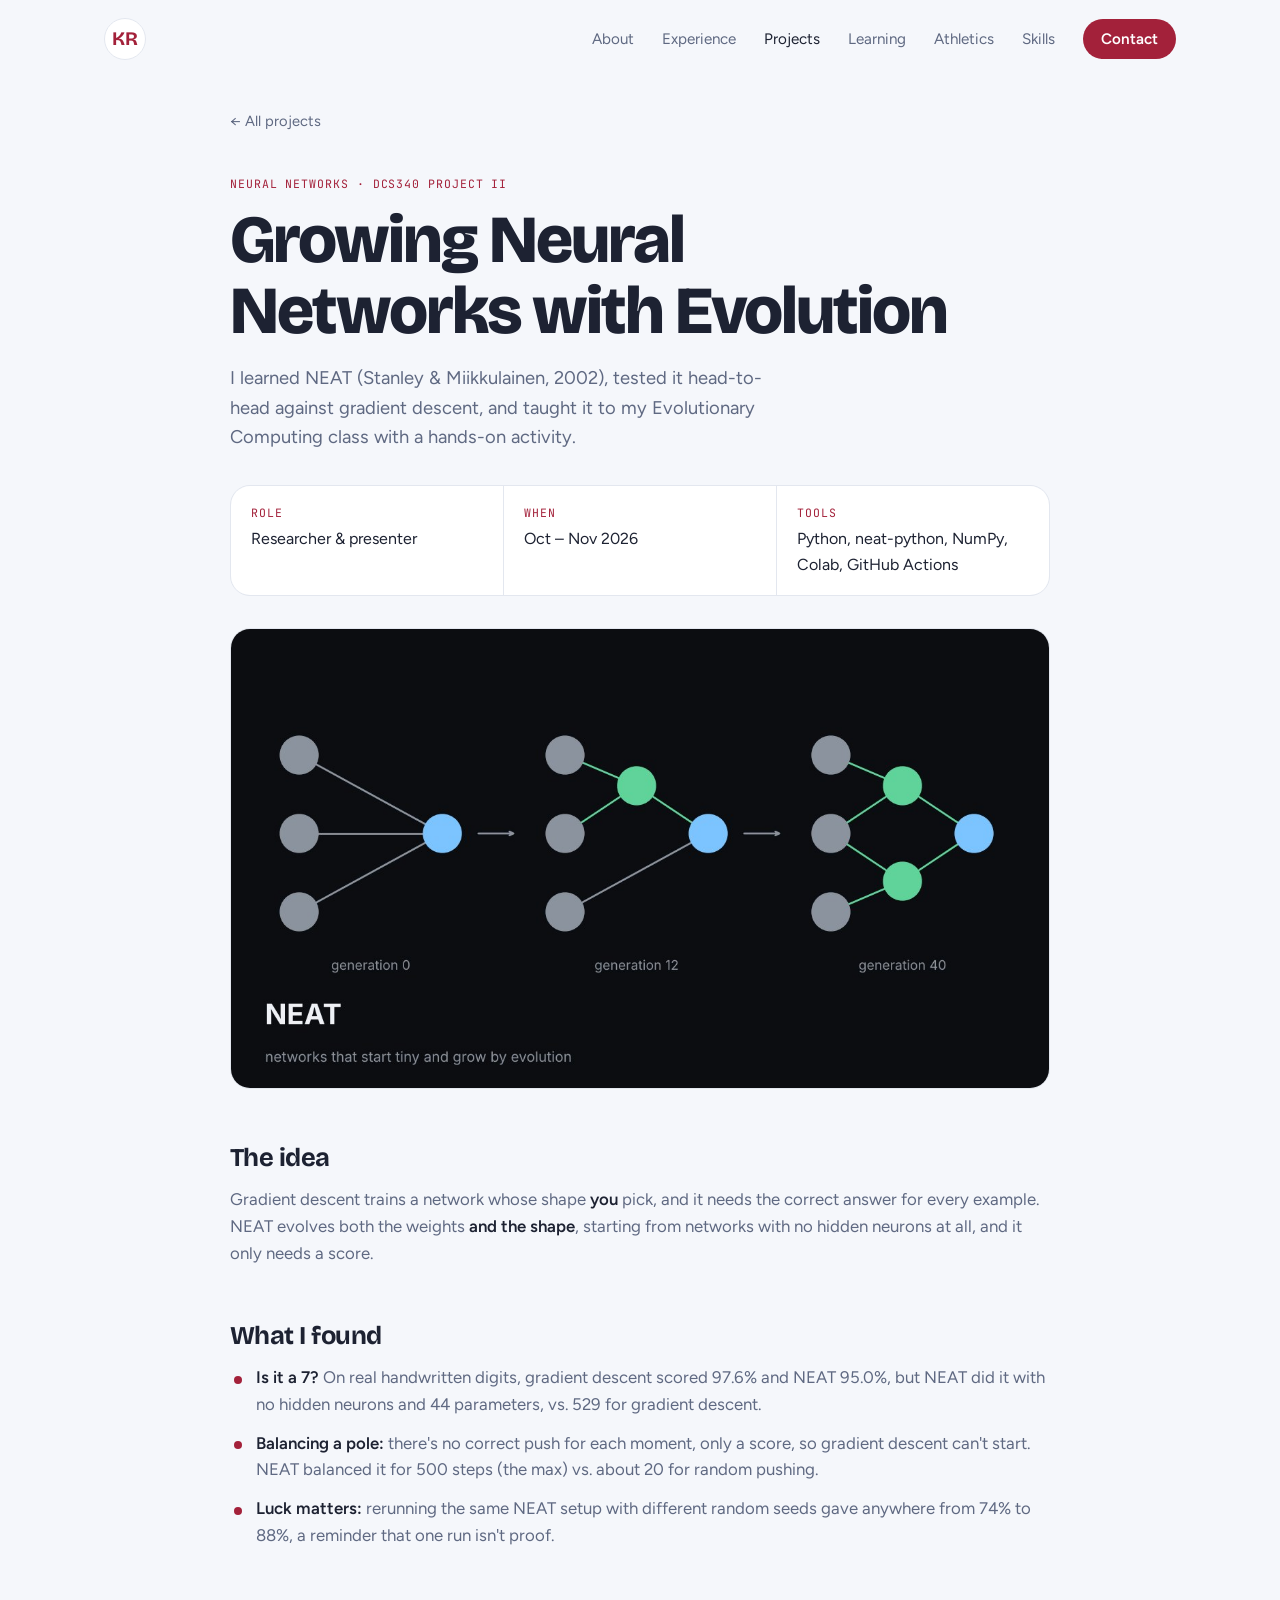
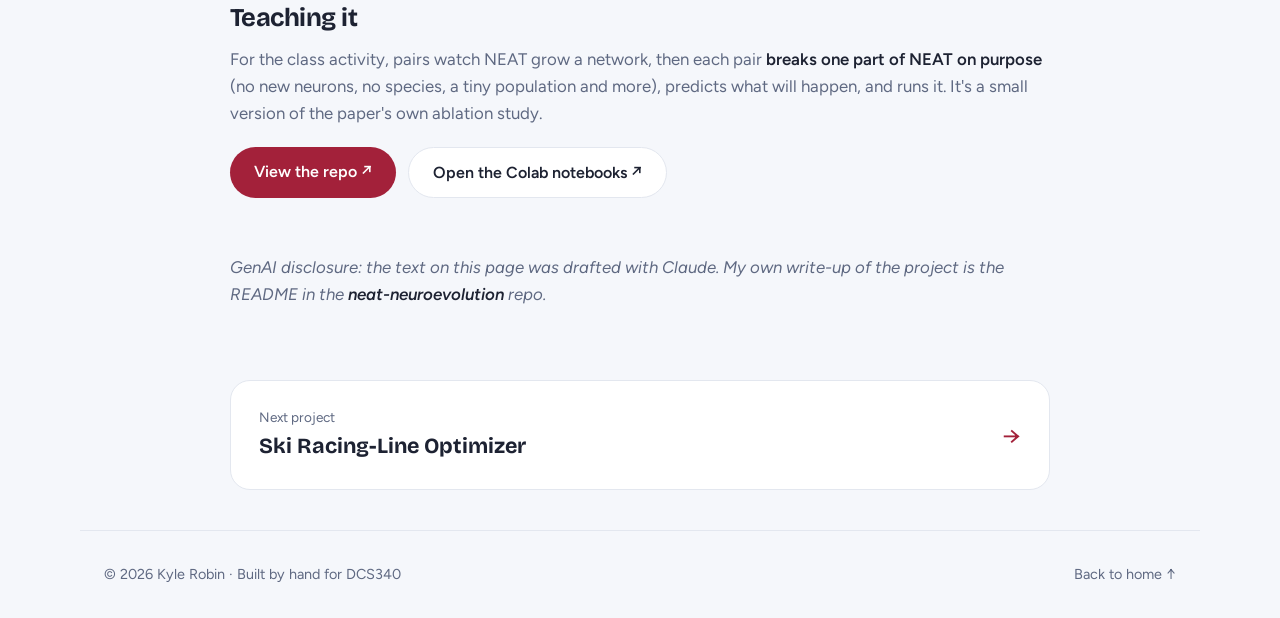
<file: projects/neat.html>
<!DOCTYPE html>
<html lang="en">
<head>
  <meta charset="UTF-8" />
  <meta name="viewport" content="width=device-width, initial-scale=1.0" />
  <title>NEAT: Growing Neural Networks with Evolution | Kyle Robin</title>
  <meta name="description" content="DCS340 Project II: learning and teaching NEAT, and testing it against gradient descent." />
  <link rel="preconnect" href="https://fonts.googleapis.com" />
  <link rel="preconnect" href="https://fonts.gstatic.com" crossorigin />
  <link href="https://fonts.googleapis.com/css2?family=Bricolage+Grotesque:opsz,wght@12..96,600;12..96,800&family=Figtree:wght@400;500;600;700&family=JetBrains+Mono:wght@400;500&display=swap" rel="stylesheet" />
  <link rel="stylesheet" href="../style.css" />
</head>
<body>

  <!-- ============ NAVIGATION ============ -->
  <header class="nav">
    <a href="../index.html" class="nav-logo">KR</a>
    <button class="nav-toggle" aria-label="Open menu" aria-expanded="false">
      <span></span><span></span>
    </button>
    <nav class="nav-links">
      <a href="../index.html#about">About</a>
      <a href="../index.html#experience">Experience</a>
      <a href="../index.html#projects" class="active">Projects</a>
      <a href="../index.html#learning">Learning</a>
      <a href="../index.html#athletics">Athletics</a>
      <a href="../index.html#skills">Skills</a>
      <a href="../index.html#contact" class="nav-cta">Contact</a>
    </nav>
  </header>

  <main>
    <article class="pp">
      <a href="../index.html#projects" class="pp-back">&larr; All projects</a>

      <span class="tag reveal">Neural networks · DCS340 Project II</span>
      <h1 class="reveal">Growing Neural Networks with Evolution</h1>
      <p class="lead reveal">I learned NEAT (Stanley &amp; Miikkulainen, 2002), tested it head-to-head against gradient descent, and taught it to my Evolutionary Computing class with a hands-on activity.</p>

      <div class="pp-meta reveal">
        <div><span>Role</span>Researcher &amp; presenter</div>
        <div><span>When</span>Oct – Nov 2026</div>
        <div><span>Tools</span>Python, neat-python, NumPy, Colab, GitHub Actions</div>
      </div>

      <img src="../images/neat.jpg" alt="Three neural networks showing NEAT growing from no hidden neurons to two" class="pp-hero-img reveal" />

      <section class="pp-section reveal">
        <h2>The idea</h2>
        <p>Gradient descent trains a network whose shape <strong>you</strong> pick, and it needs the correct answer for every example. NEAT evolves both the weights <strong>and the shape</strong>, starting from networks with no hidden neurons at all, and it only needs a score.</p>
      </section>

      <section class="pp-section reveal">
        <h2>What I found</h2>
        <ul class="pp-list">
          <li><strong>Is it a 7?</strong> On real handwritten digits, gradient descent scored 97.6% and NEAT 95.0%, but NEAT did it with no hidden neurons and 44 parameters, vs. 529 for gradient descent.</li>
          <li><strong>Balancing a pole:</strong> there's no correct push for each moment, only a score, so gradient descent can't start. NEAT balanced it for 500 steps (the max) vs. about 20 for random pushing.</li>
          <li><strong>Luck matters:</strong> rerunning the same NEAT setup with different random seeds gave anywhere from 74% to 88%, a reminder that one run isn't proof.</li>
        </ul>
      </section>

      <section class="pp-section reveal">
        <h2>Teaching it</h2>
        <p>For the class activity, pairs watch NEAT grow a network, then each pair <strong>breaks one part of NEAT on purpose</strong> (no new neurons, no species, a tiny population and more), predicts what will happen, and runs it. It's a small version of the paper's own ablation study.</p>
        <div class="pp-cta">
          <a href="https://github.com/krobin2005/neat-neuroevolution" class="btn btn-primary" target="_blank" rel="noopener">View the repo &nearr;</a>
          <a href="https://drive.google.com/drive/folders/1dByDDjGweoe4XN2JgvP6EBS0tSClyiiS" class="btn btn-ghost" target="_blank" rel="noopener">Open the Colab notebooks &nearr;</a>
        </div>
      </section>

      <section class="pp-section reveal">
        <p><em>GenAI disclosure: the text on this page was drafted with Claude. My own write-up of the project is the README in the <a href="https://github.com/krobin2005/neat-neuroevolution" target="_blank" rel="noopener"><strong>neat-neuroevolution</strong></a> repo.</em></p>
      </section>

      <a href="ski-racing.html" class="pp-next reveal">
        <div><span>Next project</span><strong>Ski Racing-Line Optimizer</strong></div>
        <div class="arrow">&rarr;</div>
      </a>
    </article>
  </main>

  <footer class="footer">
    <p>&copy; <span id="year"></span> Kyle Robin · Built by hand for DCS340</p>
    <a href="../index.html">Back to home &uarr;</a>
  </footer>

  <script src="../script.js"></script>
</body>
</html>
</file>
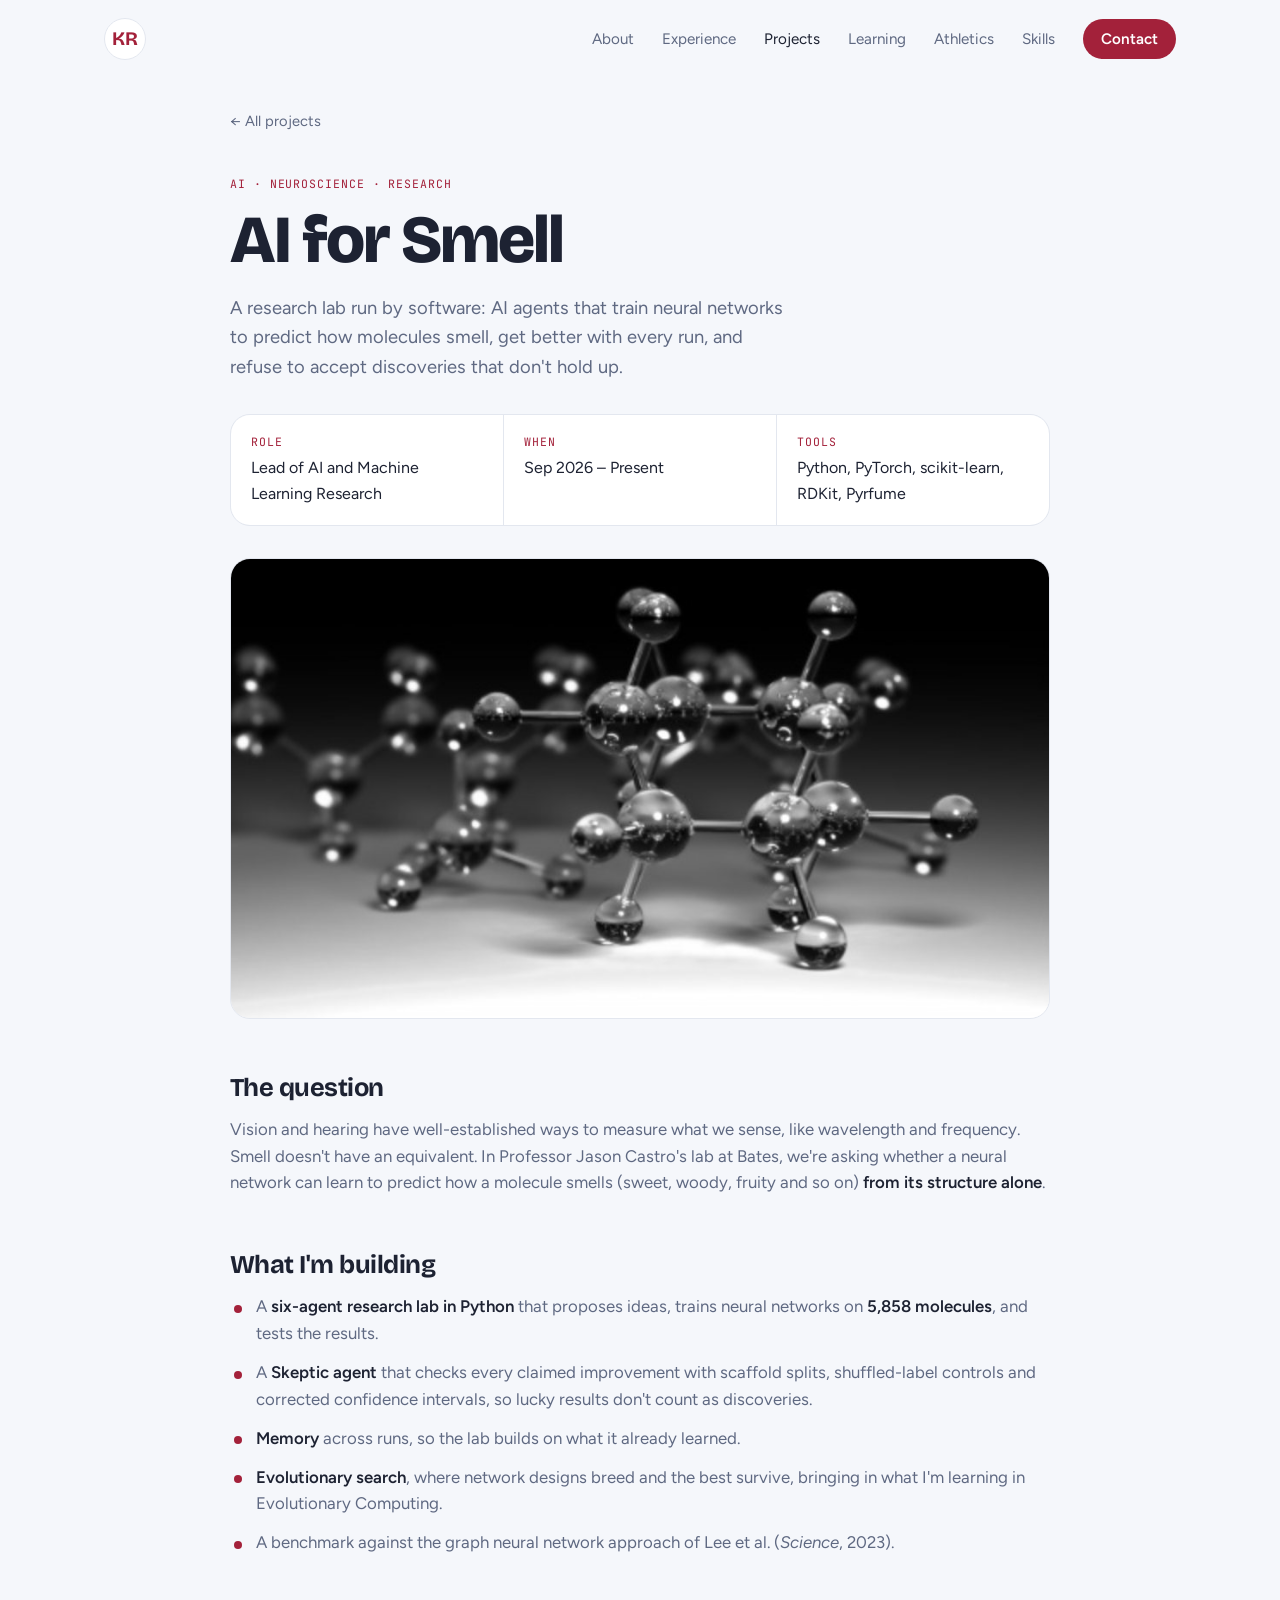
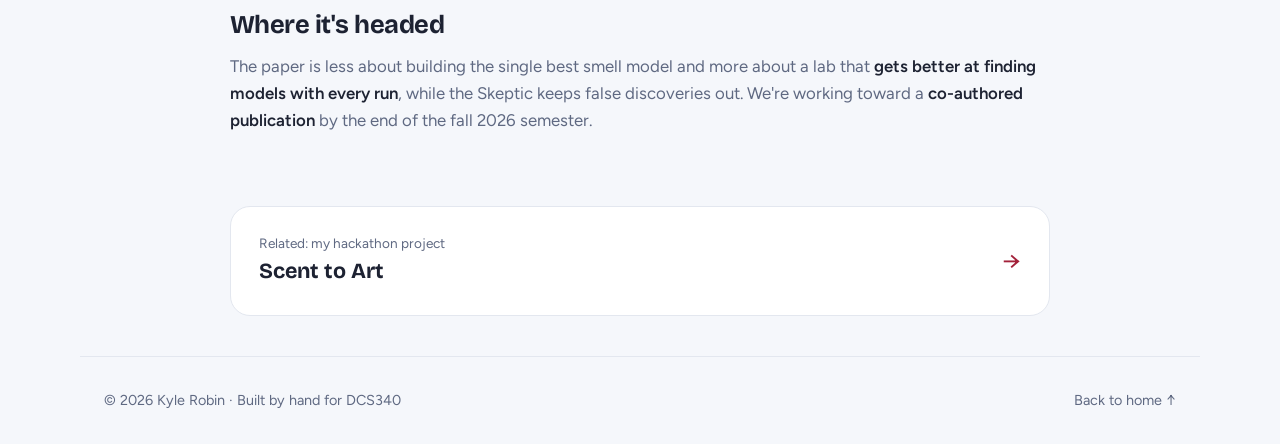
<file: projects/olfaction.html>
<!DOCTYPE html>
<html lang="en">
<head>
  <meta charset="UTF-8" />
  <meta name="viewport" content="width=device-width, initial-scale=1.0" />
  <title>AI for Smell | Kyle Robin</title>
  <meta name="description" content="AI for Smell: a software-run research lab that predicts odor from molecular structure, in Professor Jason Castro's lab at Bates College." />
  <link rel="preconnect" href="https://fonts.googleapis.com" />
  <link rel="preconnect" href="https://fonts.gstatic.com" crossorigin />
  <link href="https://fonts.googleapis.com/css2?family=Bricolage+Grotesque:opsz,wght@12..96,600;12..96,800&family=Figtree:wght@400;500;600;700&family=JetBrains+Mono:wght@400;500&display=swap" rel="stylesheet" />
  <link rel="stylesheet" href="../style.css" />
</head>
<body>

  <!-- ============ NAVIGATION ============ -->
  <header class="nav">
    <a href="../index.html" class="nav-logo">KR</a>
    <button class="nav-toggle" aria-label="Open menu" aria-expanded="false">
      <span></span><span></span>
    </button>
    <nav class="nav-links">
      <a href="../index.html#about">About</a>
      <a href="../index.html#experience">Experience</a>
      <a href="../index.html#projects" class="active">Projects</a>
      <a href="../index.html#learning">Learning</a>
      <a href="../index.html#athletics">Athletics</a>
      <a href="../index.html#skills">Skills</a>
      <a href="../index.html#contact" class="nav-cta">Contact</a>
    </nav>
  </header>

  <main>
    <article class="pp">
      <a href="../index.html#projects" class="pp-back">&larr; All projects</a>

      <span class="tag reveal">AI · Neuroscience · Research</span>
      <h1 class="reveal">AI for Smell</h1>
      <p class="lead reveal">A research lab run by software: AI agents that train neural networks to predict how molecules smell, get better with every run, and refuse to accept discoveries that don't hold up.</p>

      <div class="pp-meta reveal">
        <div><span>Role</span>Lead of AI and Machine Learning Research</div>
        <div><span>When</span>Sep 2026 – Present</div>
        <div><span>Tools</span>Python, PyTorch, scikit-learn, RDKit, Pyrfume</div>
      </div>

      <img src="../images/olfaction.jpg" alt="3D model of a molecular structure" class="pp-hero-img reveal" />

      <section class="pp-section reveal">
        <h2>The question</h2>
        <p>Vision and hearing have well-established ways to measure what we sense, like wavelength and frequency. Smell doesn't have an equivalent. In Professor Jason Castro's lab at Bates, we're asking whether a neural network can learn to predict how a molecule smells (sweet, woody, fruity and so on) <strong>from its structure alone</strong>.</p>
      </section>

      <section class="pp-section reveal">
        <h2>What I'm building</h2>
        <ul class="pp-list">
          <li>A <strong>six-agent research lab in Python</strong> that proposes ideas, trains neural networks on <strong>5,858 molecules</strong>, and tests the results.</li>
          <li>A <strong>Skeptic agent</strong> that checks every claimed improvement with scaffold splits, shuffled-label controls and corrected confidence intervals, so lucky results don't count as discoveries.</li>
          <li><strong>Memory</strong> across runs, so the lab builds on what it already learned.</li>
          <li><strong>Evolutionary search</strong>, where network designs breed and the best survive, bringing in what I'm learning in Evolutionary Computing.</li>
          <li>A benchmark against the graph neural network approach of Lee et al. (<em>Science</em>, 2023).</li>
        </ul>
      </section>

      <section class="pp-section reveal">
        <h2>Where it's headed</h2>
        <p>The paper is less about building the single best smell model and more about a lab that <strong>gets better at finding models with every run</strong>, while the Skeptic keeps false discoveries out. We're working toward a <strong>co-authored publication</strong> by the end of the fall 2026 semester.</p>
      </section>

      <a href="scent.html" class="pp-next reveal">
        <div><span>Related: my hackathon project</span><strong>Scent to Art</strong></div>
        <div class="arrow">&rarr;</div>
      </a>
    </article>
  </main>

  <footer class="footer">
    <p>&copy; <span id="year"></span> Kyle Robin · Built by hand for DCS340</p>
    <a href="../index.html">Back to home &uarr;</a>
  </footer>

  <script src="../script.js"></script>
</body>
</html>
</file>
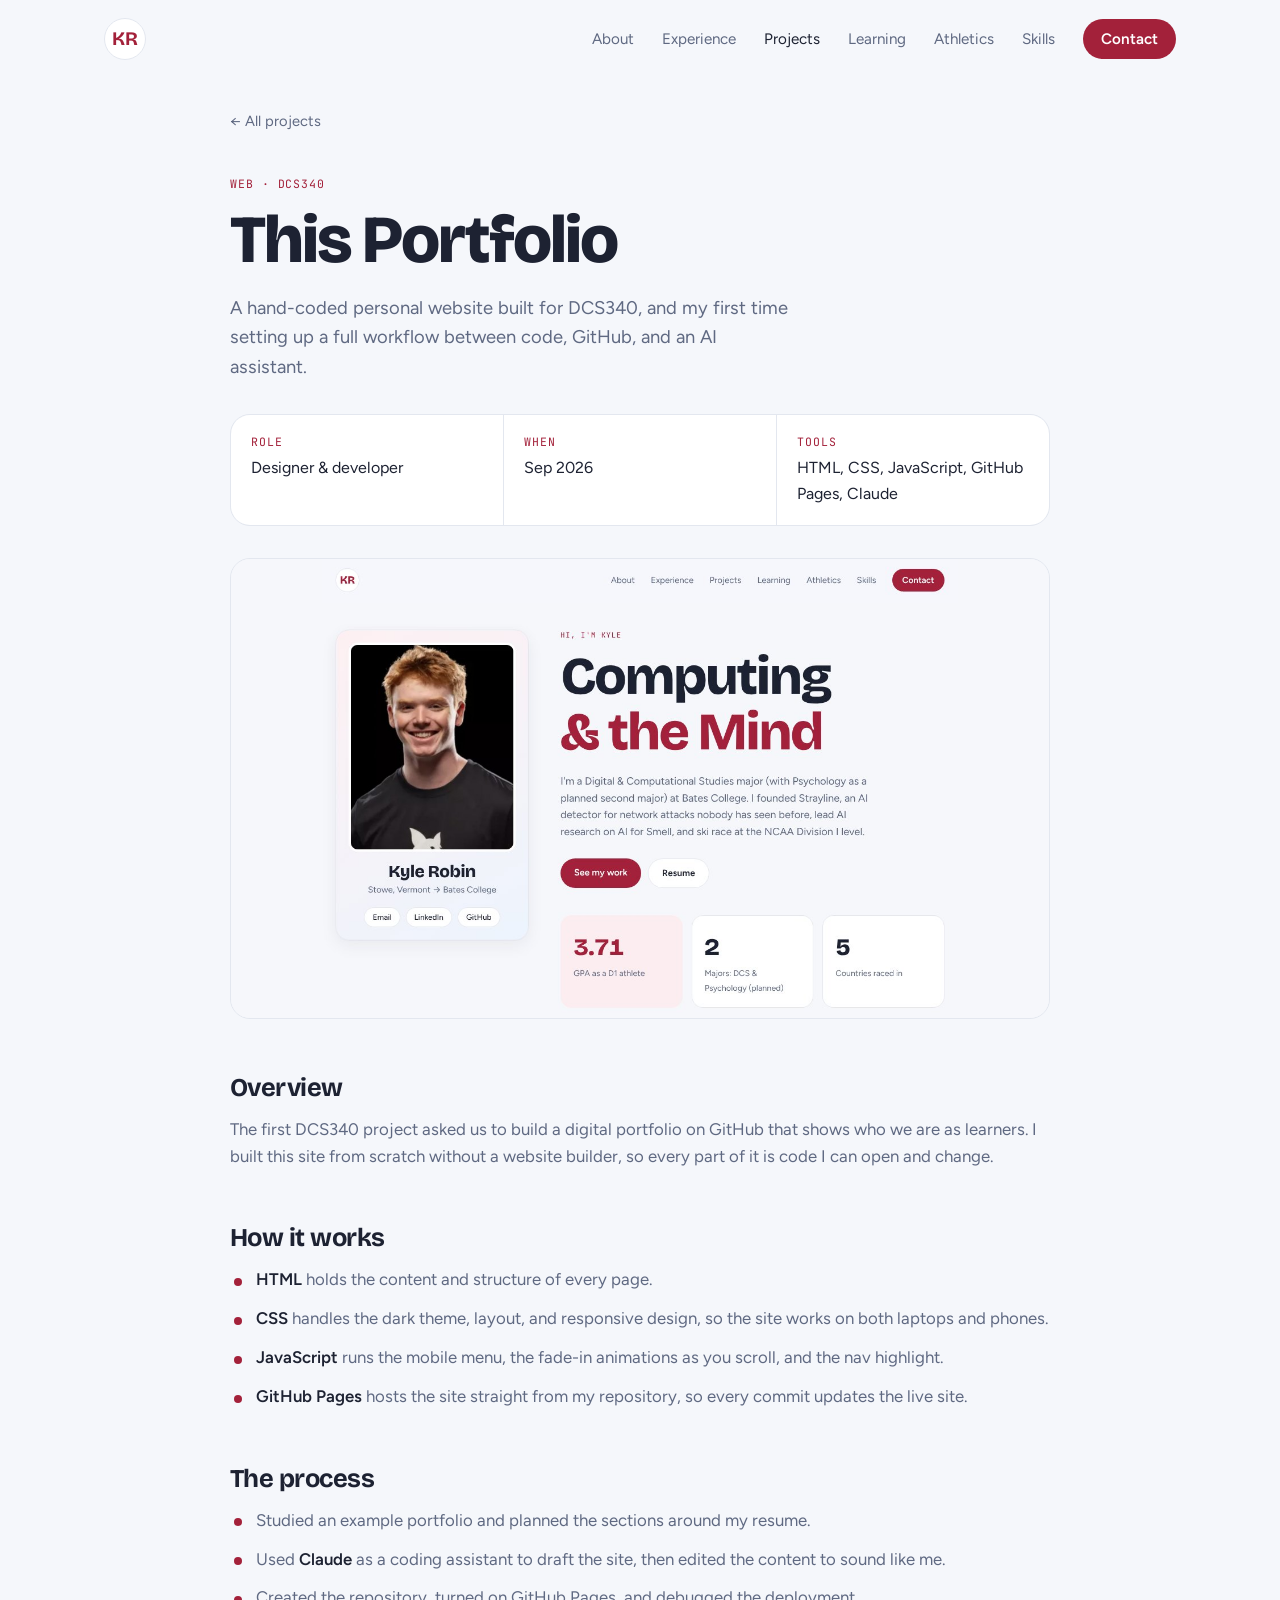
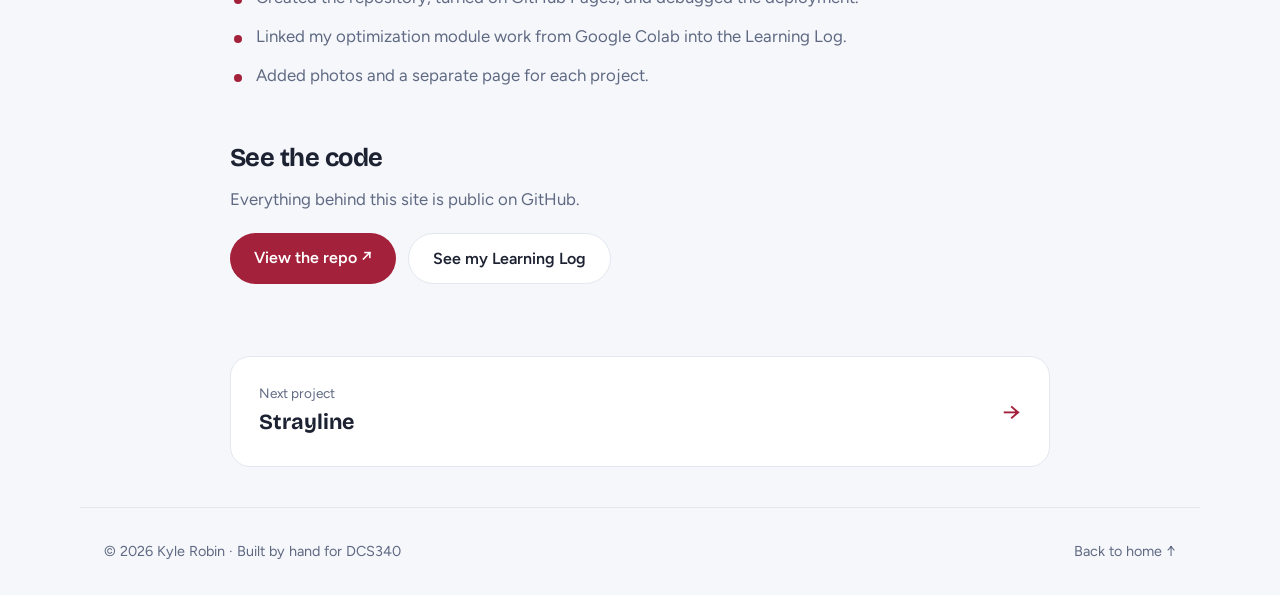
<file: projects/portfolio.html>
<!DOCTYPE html>
<html lang="en">
<head>
  <meta charset="UTF-8" />
  <meta name="viewport" content="width=device-width, initial-scale=1.0" />
  <title>This Portfolio | Kyle Robin</title>
  <meta name="description" content="How Kyle Robin built his personal portfolio site for DCS340 with HTML, CSS, JavaScript, and GitHub Pages." />
  <link rel="preconnect" href="https://fonts.googleapis.com" />
  <link rel="preconnect" href="https://fonts.gstatic.com" crossorigin />
  <link href="https://fonts.googleapis.com/css2?family=Bricolage+Grotesque:opsz,wght@12..96,600;12..96,800&family=Figtree:wght@400;500;600;700&family=JetBrains+Mono:wght@400;500&display=swap" rel="stylesheet" />
  <link rel="stylesheet" href="../style.css" />
</head>
<body>

  <!-- ============ NAVIGATION ============ -->
  <header class="nav">
    <a href="../index.html" class="nav-logo">KR</a>
    <button class="nav-toggle" aria-label="Open menu" aria-expanded="false">
      <span></span><span></span>
    </button>
    <nav class="nav-links">
      <a href="../index.html#about">About</a>
      <a href="../index.html#experience">Experience</a>
      <a href="../index.html#projects" class="active">Projects</a>
      <a href="../index.html#learning">Learning</a>
      <a href="../index.html#athletics">Athletics</a>
      <a href="../index.html#skills">Skills</a>
      <a href="../index.html#contact" class="nav-cta">Contact</a>
    </nav>
  </header>

  <main>
    <article class="pp">
      <a href="../index.html#projects" class="pp-back">&larr; All projects</a>

      <span class="tag reveal">Web · DCS340</span>
      <h1 class="reveal">This Portfolio</h1>
      <p class="lead reveal">A hand-coded personal website built for DCS340, and my first time setting up a full workflow between code, GitHub, and an AI assistant.</p>

      <div class="pp-meta reveal">
        <div><span>Role</span>Designer & developer</div>
        <div><span>When</span>Sep 2026</div>
        <div><span>Tools</span>HTML, CSS, JavaScript, GitHub Pages, Claude</div>
      </div>

      <img src="../images/site.jpg" alt="Screenshot of this portfolio website" class="pp-hero-img reveal" />

      <section class="pp-section reveal">
        <h2>Overview</h2>
        <p>The first DCS340 project asked us to build a digital portfolio on GitHub that shows who we are as learners. I built this site from scratch without a website builder, so every part of it is code I can open and change.</p>
      </section>

      <section class="pp-section reveal">
        <h2>How it works</h2>
        <ul class="pp-list">
          <li><strong>HTML</strong> holds the content and structure of every page.</li>
          <li><strong>CSS</strong> handles the dark theme, layout, and responsive design, so the site works on both laptops and phones.</li>
          <li><strong>JavaScript</strong> runs the mobile menu, the fade-in animations as you scroll, and the nav highlight.</li>
          <li><strong>GitHub Pages</strong> hosts the site straight from my repository, so every commit updates the live site.</li>
        </ul>
      </section>

      <section class="pp-section reveal">
        <h2>The process</h2>
        <ul class="pp-list">
          <li>Studied an example portfolio and planned the sections around my resume.</li>
          <li>Used <strong>Claude</strong> as a coding assistant to draft the site, then edited the content to sound like me.</li>
          <li>Created the repository, turned on GitHub Pages, and debugged the deployment.</li>
          <li>Linked my optimization module work from Google Colab into the Learning Log.</li>
          <li>Added photos and a separate page for each project.</li>
        </ul>
      </section>

      <section class="pp-section reveal">
        <h2>See the code</h2>
        <p>Everything behind this site is public on GitHub.</p>
        <div class="pp-cta">
          <a href="https://github.com/krobin2005/myportfolio" class="btn btn-primary" target="_blank" rel="noopener">View the repo &nearr;</a>
          <a href="../index.html#learning" class="btn btn-ghost">See my Learning Log</a>
        </div>
      </section>

      <a href="strayline.html" class="pp-next reveal">
        <div><span>Next project</span><strong>Strayline</strong></div>
        <div class="arrow">&rarr;</div>
      </a>
    </article>
  </main>

  <footer class="footer">
    <p>&copy; <span id="year"></span> Kyle Robin · Built by hand for DCS340</p>
    <a href="../index.html">Back to home &uarr;</a>
  </footer>

  <script src="../script.js"></script>
</body>
</html>
</file>
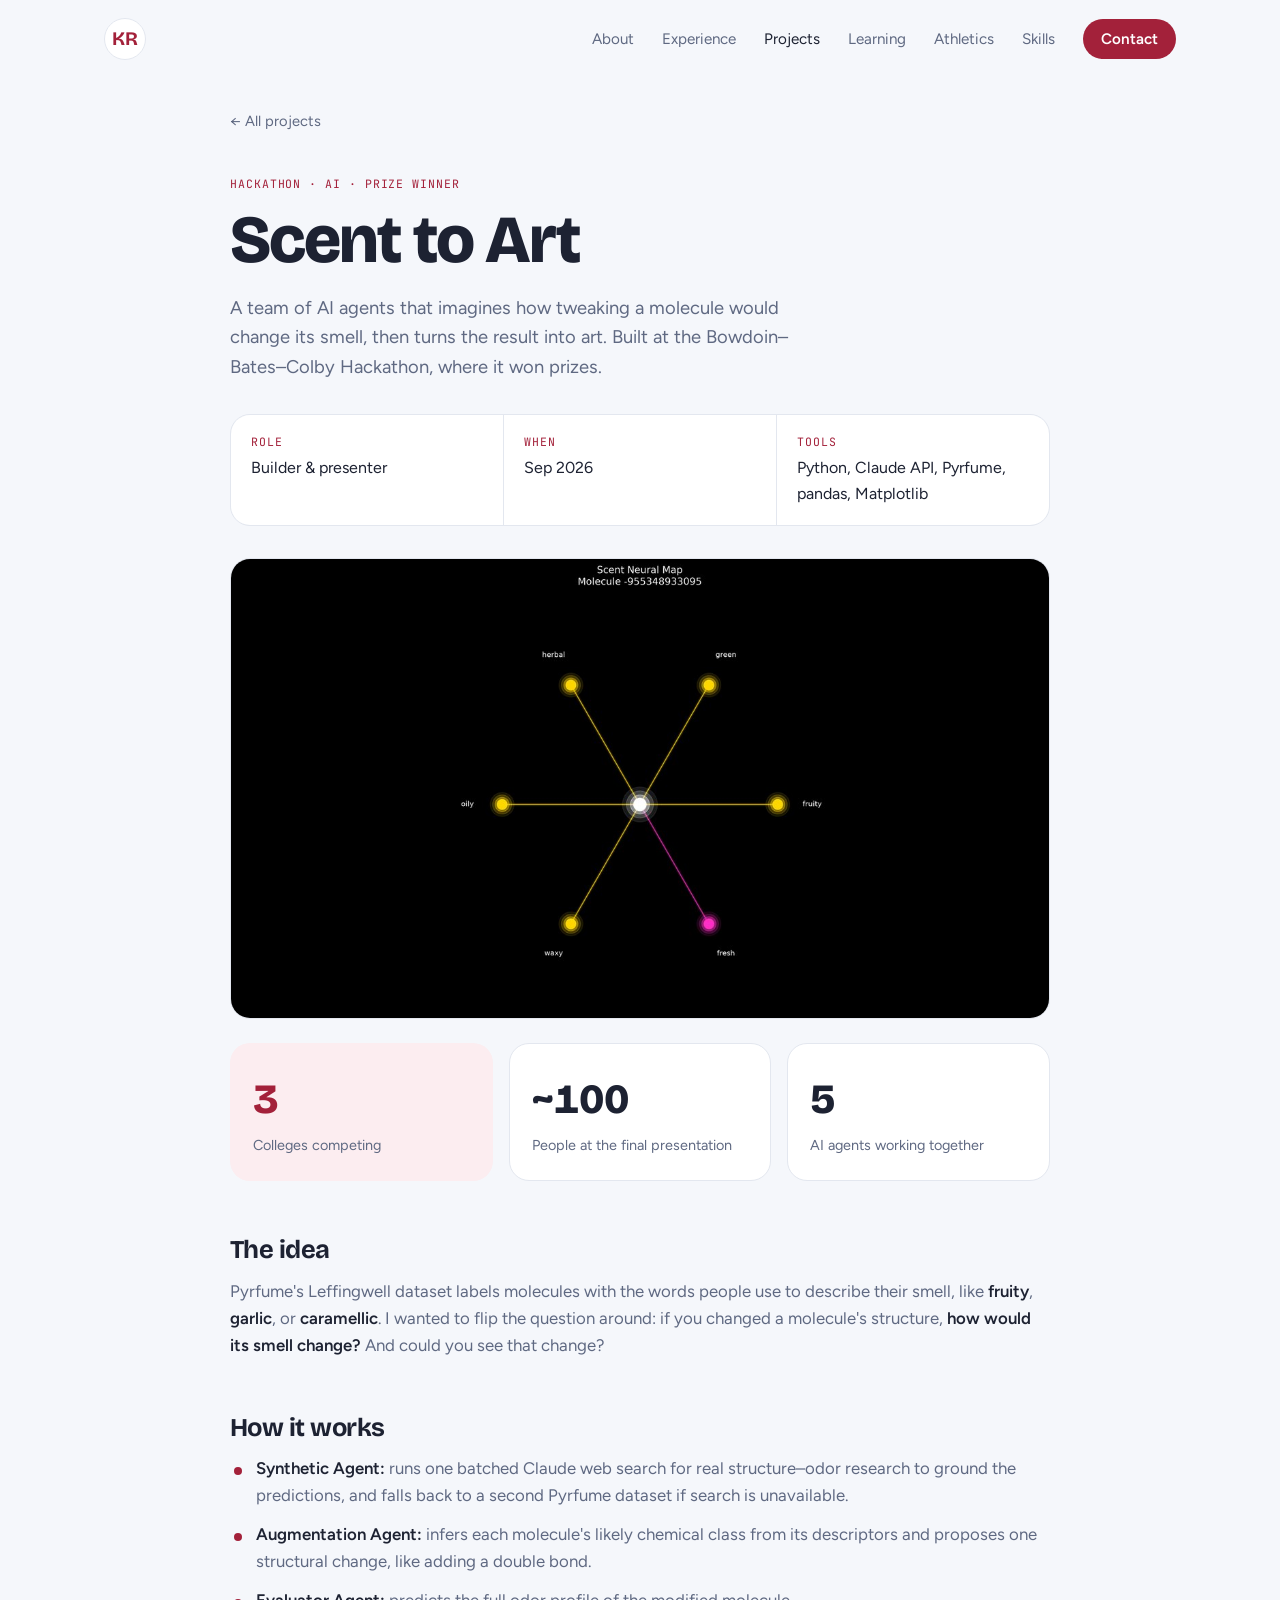
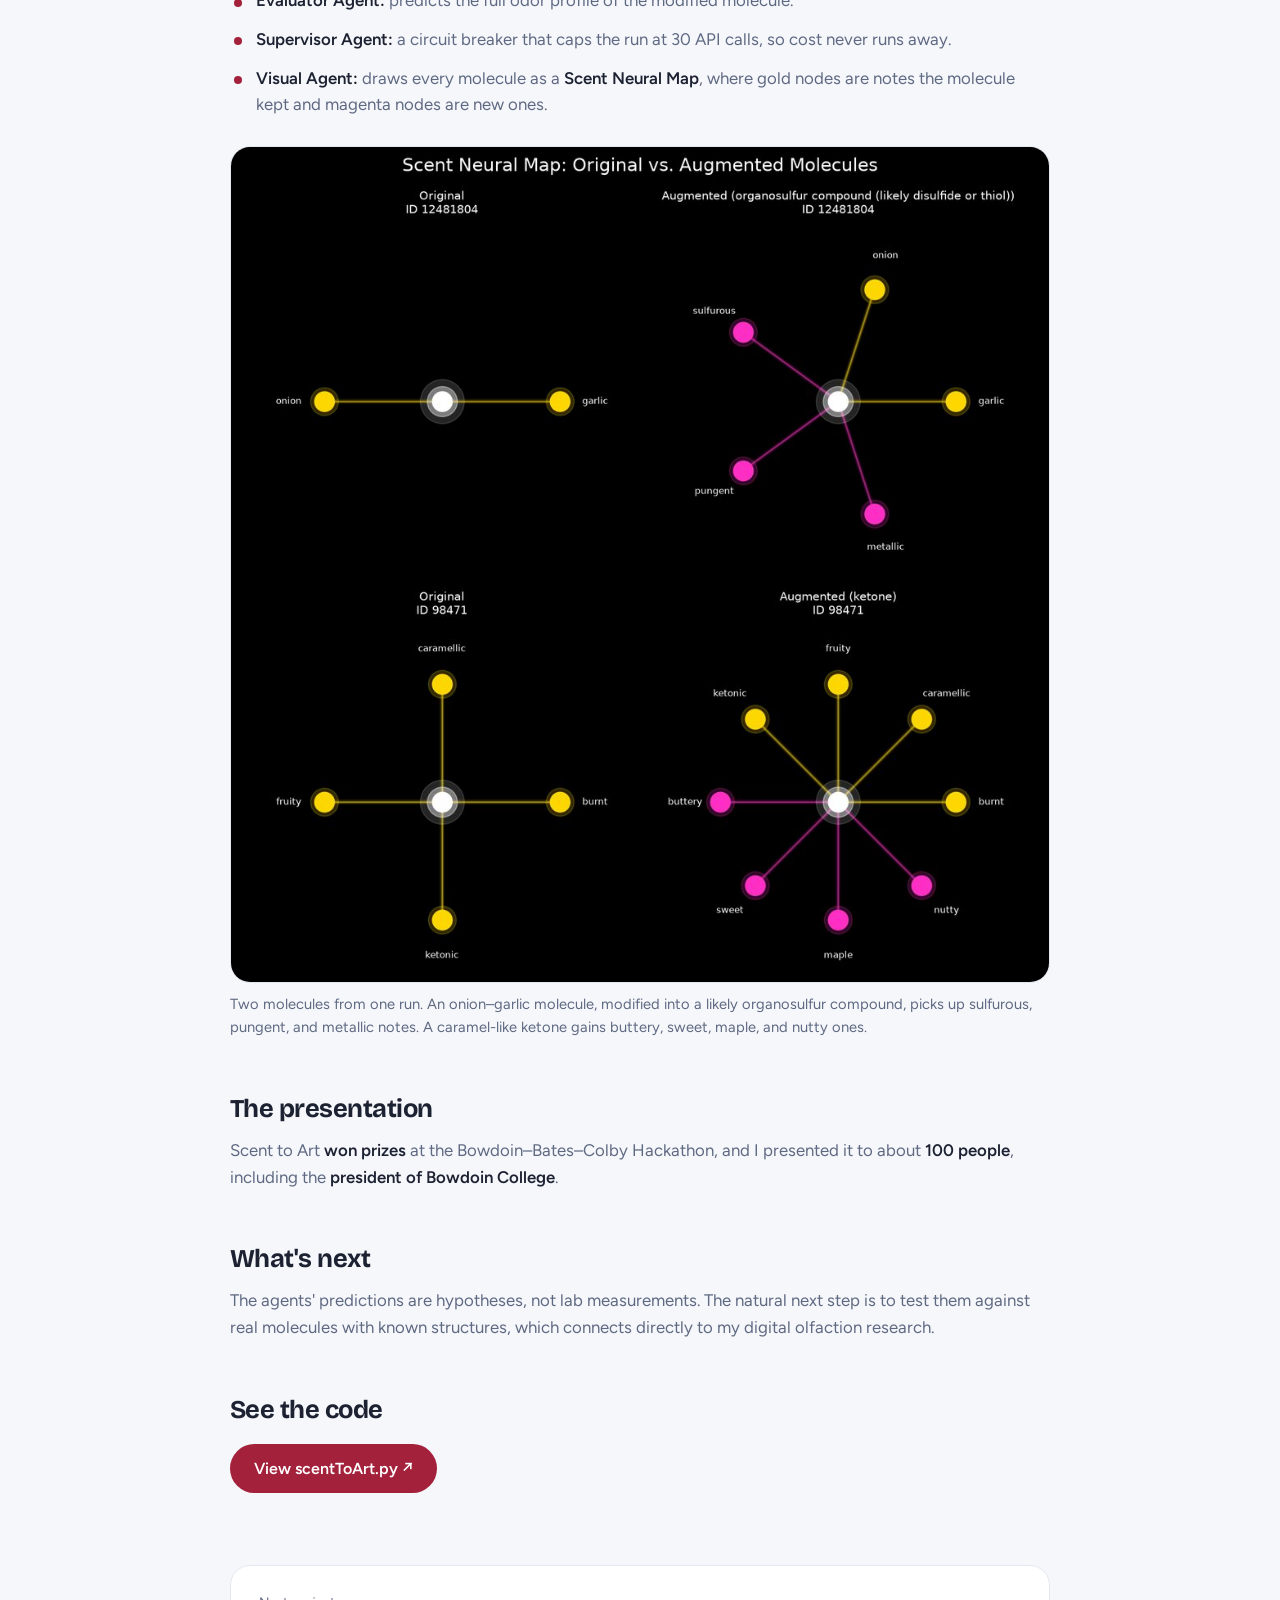
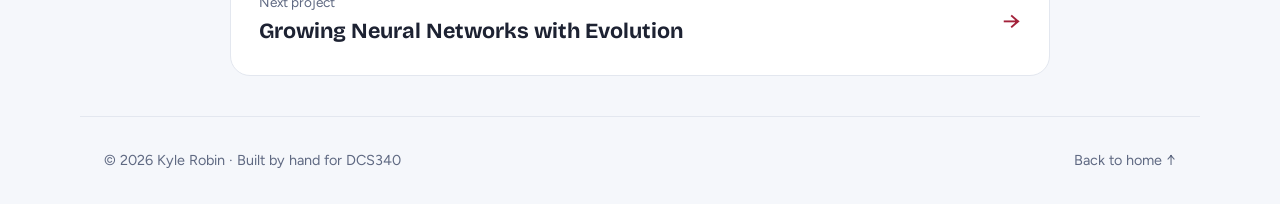
<file: projects/scent.html>
<!DOCTYPE html>
<html lang="en">
<head>
  <meta charset="UTF-8" />
  <meta name="viewport" content="width=device-width, initial-scale=1.0" />
  <title>Scent to Art | Kyle Robin</title>
  <meta name="description" content="A multi-agent Claude pipeline that predicts how changing a molecule's structure changes its smell, built at the Bowdoin–Bates–Colby Hackathon." />
  <link rel="preconnect" href="https://fonts.googleapis.com" />
  <link rel="preconnect" href="https://fonts.gstatic.com" crossorigin />
  <link href="https://fonts.googleapis.com/css2?family=Bricolage+Grotesque:opsz,wght@12..96,600;12..96,800&family=Figtree:wght@400;500;600;700&family=JetBrains+Mono:wght@400;500&display=swap" rel="stylesheet" />
  <link rel="stylesheet" href="../style.css" />
</head>
<body>

  <!-- ============ NAVIGATION ============ -->
  <header class="nav">
    <a href="../index.html" class="nav-logo">KR</a>
    <button class="nav-toggle" aria-label="Open menu" aria-expanded="false">
      <span></span><span></span>
    </button>
    <nav class="nav-links">
      <a href="../index.html#about">About</a>
      <a href="../index.html#experience">Experience</a>
      <a href="../index.html#projects" class="active">Projects</a>
      <a href="../index.html#learning">Learning</a>
      <a href="../index.html#athletics">Athletics</a>
      <a href="../index.html#skills">Skills</a>
      <a href="../index.html#contact" class="nav-cta">Contact</a>
    </nav>
  </header>

  <main>
    <article class="pp">
      <a href="../index.html#projects" class="pp-back">&larr; All projects</a>

      <span class="tag reveal">Hackathon · AI · Prize winner</span>
      <h1 class="reveal">Scent to Art</h1>
      <p class="lead reveal">A team of AI agents that imagines how tweaking a molecule would change its smell, then turns the result into art. Built at the Bowdoin–Bates–Colby Hackathon, where it won prizes.</p>

      <div class="pp-meta reveal">
        <div><span>Role</span>Builder & presenter</div>
        <div><span>When</span>Sep 2026</div>
        <div><span>Tools</span>Python, Claude API, Pyrfume, pandas, Matplotlib</div>
      </div>

      <img src="../images/scent.jpg" alt="A Scent Neural Map: a glowing radial diagram of odor descriptors" class="pp-hero-img reveal" />
        <div class="stats pp-stats">
          <div class="stat">
            <span class="stat-num">3</span>
            <span class="stat-label">Colleges competing</span>
          </div>
          <div class="stat">
            <span class="stat-num">~100</span>
            <span class="stat-label">People at the final presentation</span>
          </div>
          <div class="stat">
            <span class="stat-num">5</span>
            <span class="stat-label">AI agents working together</span>
          </div>
        </div>
      <section class="pp-section reveal">
        <h2>The idea</h2>
        <p>Pyrfume's Leffingwell dataset labels molecules with the words people use to describe their smell, like <strong>fruity</strong>, <strong>garlic</strong>, or <strong>caramellic</strong>. I wanted to flip the question around: if you changed a molecule's structure, <strong>how would its smell change?</strong> And could you see that change?</p>
      </section>

      <section class="pp-section reveal">
        <h2>How it works</h2>
        <ul class="pp-list">
          <li><strong>Synthetic Agent:</strong> runs one batched Claude web search for real structure–odor research to ground the predictions, and falls back to a second Pyrfume dataset if search is unavailable.</li>
          <li><strong>Augmentation Agent:</strong> infers each molecule's likely chemical class from its descriptors and proposes one structural change, like adding a double bond.</li>
          <li><strong>Evaluator Agent:</strong> predicts the full odor profile of the modified molecule.</li>
          <li><strong>Supervisor Agent:</strong> a circuit breaker that caps the run at 30 API calls, so cost never runs away.</li>
          <li><strong>Visual Agent:</strong> draws every molecule as a <strong>Scent Neural Map</strong>, where gold nodes are notes the molecule kept and magenta nodes are new ones.</li>
        </ul>
        <figure class="pp-figure">
          <img src="../images/scent_grid.jpg" alt="Scent Neural Maps comparing two original molecules with their AI-augmented versions" loading="lazy" />
          <figcaption>Two molecules from one run. An onion–garlic molecule, modified into a likely organosulfur compound, picks up sulfurous, pungent, and metallic notes. A caramel-like ketone gains buttery, sweet, maple, and nutty ones.</figcaption>
        </figure>
      </section>

      <section class="pp-section reveal">
        <h2>The presentation</h2>
        <p>Scent to Art <strong>won prizes</strong> at the Bowdoin–Bates–Colby Hackathon, and I presented it to about <strong>100 people</strong>, including the <strong>president of Bowdoin College</strong>.</p>
      </section>

      <section class="pp-section reveal">
        <h2>What's next</h2>
        <p>The agents' predictions are hypotheses, not lab measurements. The natural next step is to test them against real molecules with known structures, which connects directly to my digital olfaction research.</p>
      </section>

      <section class="pp-section reveal">
        <h2>See the code</h2>
        <div class="pp-cta">
          <a href="https://github.com/krobin2005/myportfolio/blob/main/scent-to-art/scentToArt.py" class="btn btn-primary" target="_blank" rel="noopener">View scentToArt.py &nearr;</a>
        </div>
      </section>

      <a href="neat.html" class="pp-next reveal">
        <div><span>Next project</span><strong>Growing Neural Networks with Evolution</strong></div>
        <div class="arrow">&rarr;</div>
      </a>
    </article>
  </main>

  <footer class="footer">
    <p>&copy; <span id="year"></span> Kyle Robin · Built by hand for DCS340</p>
    <a href="../index.html">Back to home &uarr;</a>
  </footer>

  <script src="../script.js"></script>
</body>
</html>
</file>
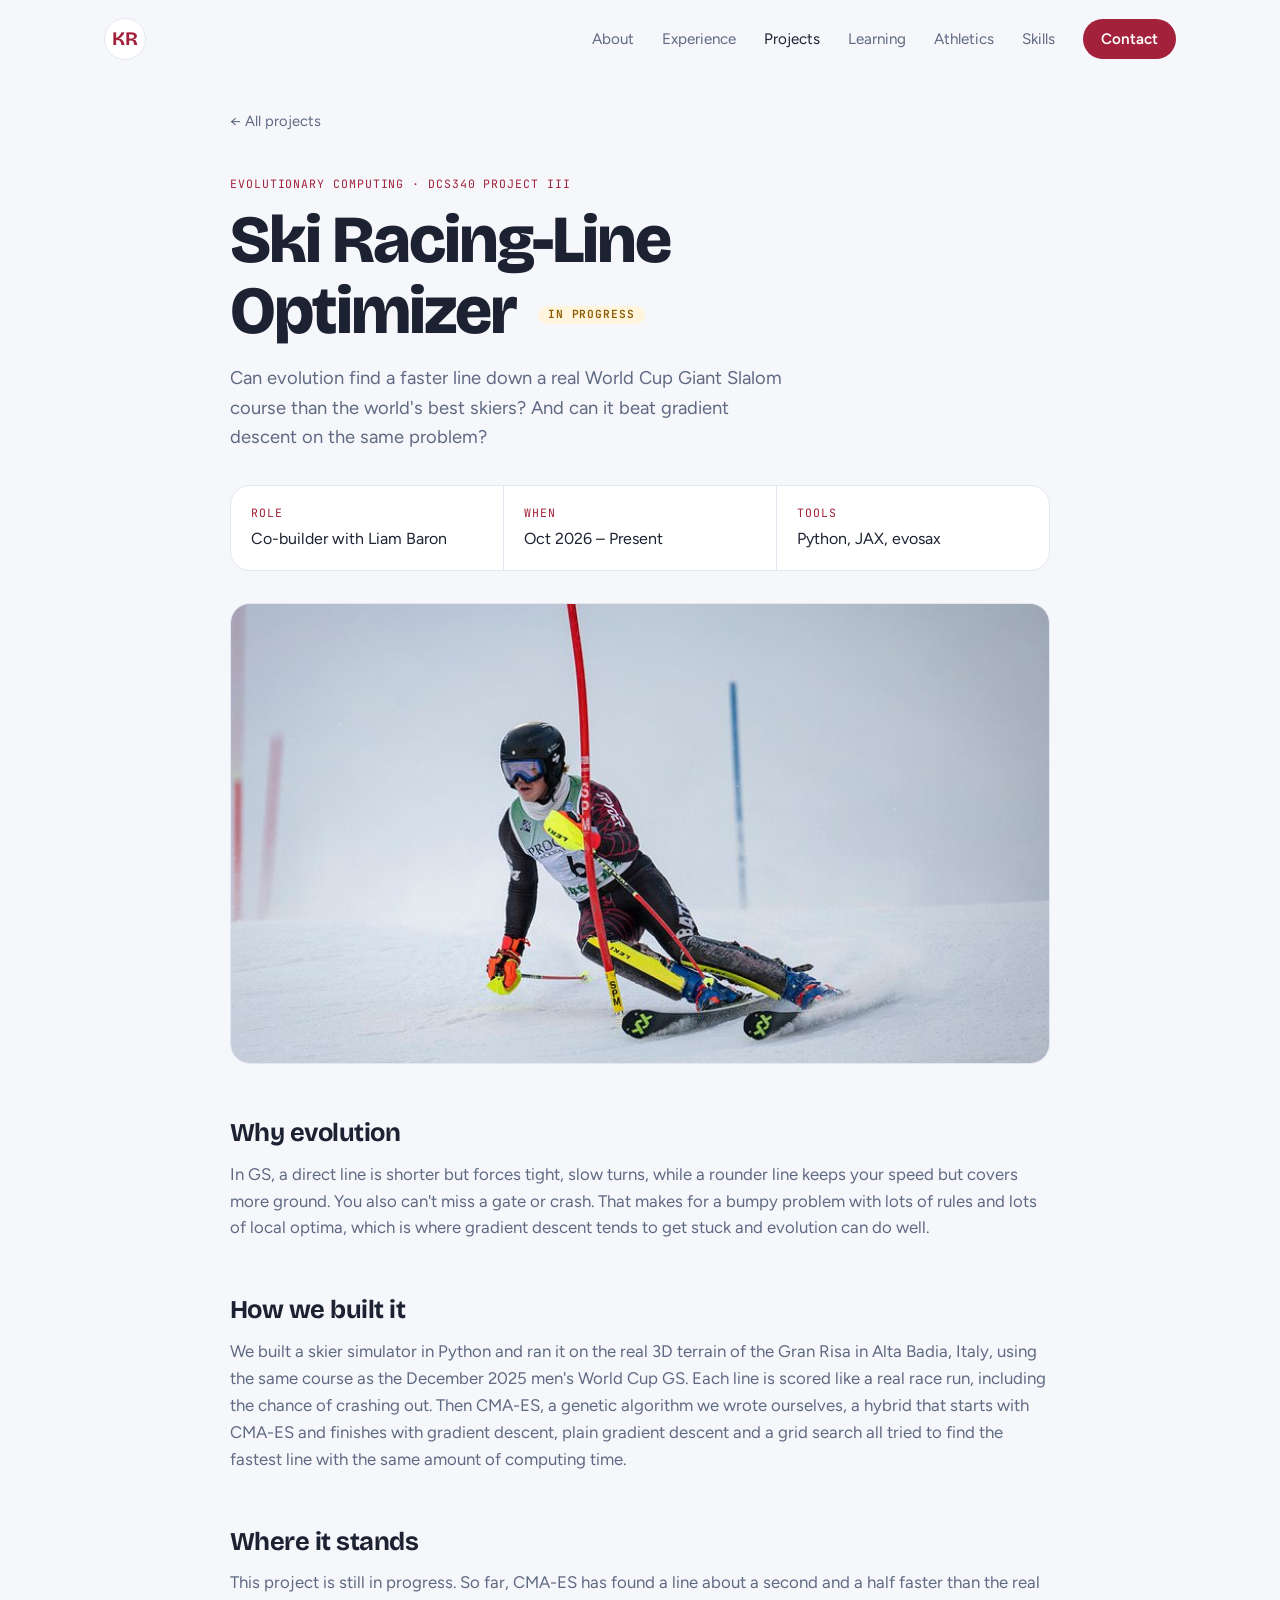
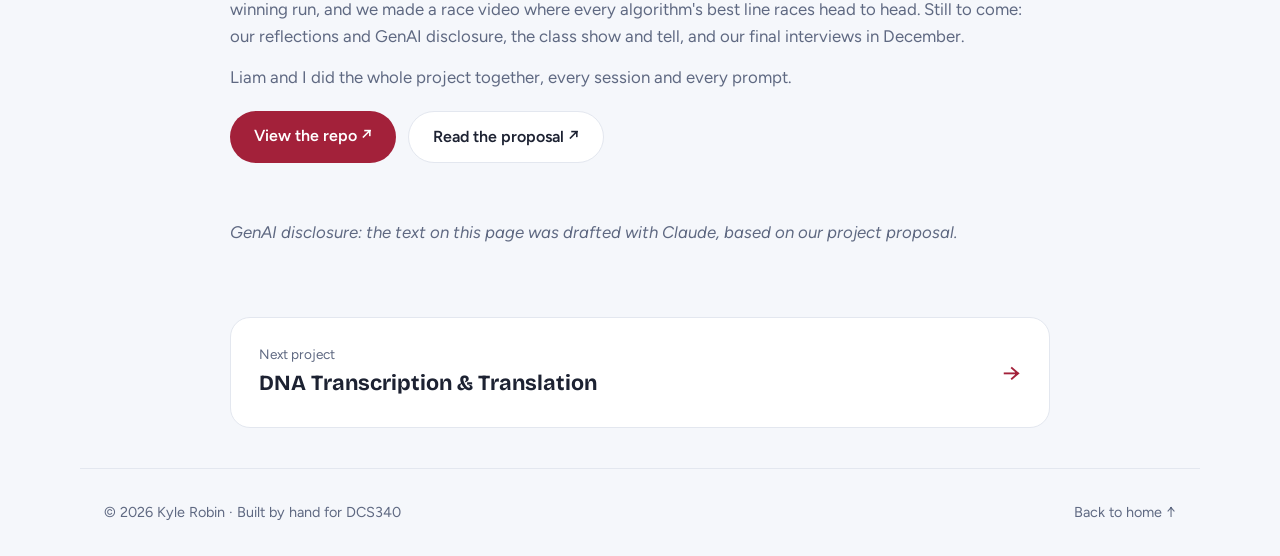
<file: projects/ski-racing.html>
<!DOCTYPE html>
<html lang="en">
<head>
  <meta charset="UTF-8" />
  <meta name="viewport" content="width=device-width, initial-scale=1.0" />
  <title>Ski Racing-Line Optimizer | Kyle Robin</title>
  <meta name="description" content="DCS340 Project III: using evolution to find a faster line down a real World Cup Giant Slalom course." />
  <link rel="preconnect" href="https://fonts.googleapis.com" />
  <link rel="preconnect" href="https://fonts.gstatic.com" crossorigin />
  <link href="https://fonts.googleapis.com/css2?family=Bricolage+Grotesque:opsz,wght@12..96,600;12..96,800&family=Figtree:wght@400;500;600;700&family=JetBrains+Mono:wght@400;500&display=swap" rel="stylesheet" />
  <link rel="stylesheet" href="../style.css" />
</head>
<body>

  <!-- ============ NAVIGATION ============ -->
  <header class="nav">
    <a href="../index.html" class="nav-logo">KR</a>
    <button class="nav-toggle" aria-label="Open menu" aria-expanded="false">
      <span></span><span></span>
    </button>
    <nav class="nav-links">
      <a href="../index.html#about">About</a>
      <a href="../index.html#experience">Experience</a>
      <a href="../index.html#projects" class="active">Projects</a>
      <a href="../index.html#learning">Learning</a>
      <a href="../index.html#athletics">Athletics</a>
      <a href="../index.html#skills">Skills</a>
      <a href="../index.html#contact" class="nav-cta">Contact</a>
    </nav>
  </header>

  <main>
  <article class="pp">
    <a href="../index.html#projects" class="pp-back">&larr; All projects</a>
    <span class="tag reveal">Evolutionary computing · DCS340 Project III</span>
    <h1 class="reveal">Ski Racing-Line Optimizer <span class="status">In progress</span></h1>
    <p class="lead reveal">Can evolution find a faster line down a real World Cup Giant Slalom course than the world's best skiers? And can it beat gradient descent on the same problem?</p>

    <div class="pp-meta reveal">
      <div><span>Role</span>Co-builder with Liam Baron</div>
      <div><span>When</span>Oct 2026 &ndash; Present</div>
      <div><span>Tools</span>Python, JAX, evosax</div>
    </div>

    <img src="../images/racing.jpg" alt="Kyle racing for Bates" class="pp-hero-img reveal" />

    <section class="pp-section reveal">
      <h2>Why evolution</h2>
      <p>In GS, a direct line is shorter but forces tight, slow turns, while a rounder line keeps your speed but covers more ground. You also can't miss a gate or crash. That makes for a bumpy problem with lots of rules and lots of local optima, which is where gradient descent tends to get stuck and evolution can do well.</p>
    </section>

    <section class="pp-section reveal">
      <h2>How we built it</h2>
      <p>We built a skier simulator in Python and ran it on the real 3D terrain of the Gran Risa in Alta Badia, Italy, using the same course as the December 2025 men's World Cup GS. Each line is scored like a real race run, including the chance of crashing out. Then CMA-ES, a genetic algorithm we wrote ourselves, a hybrid that starts with CMA-ES and finishes with gradient descent, plain gradient descent and a grid search all tried to find the fastest line with the same amount of computing time.</p>
    </section>

    <section class="pp-section reveal">
      <h2>Where it stands</h2>
      <p>This project is still in progress. So far, CMA-ES has found a line about a second and a half faster than the real winning run, and we made a race video where every algorithm's best line races head to head. Still to come: our reflections and GenAI disclosure, the class show and tell, and our final interviews in December.</p>
      <p>Liam and I did the whole project together, every session and every prompt.</p>
      <div class="pp-cta">
        <a href="https://github.com/krobin2005/ski-racing-line-optimizer" class="btn btn-primary" target="_blank" rel="noopener">View the repo &nearr;</a>
        <a href="https://github.com/krobin2005/myportfolio/blob/main/dcs340/project3-ski-racing/proposal.md" class="btn btn-ghost" target="_blank" rel="noopener">Read the proposal &nearr;</a>
      </div>
    </section>

    <section class="pp-section reveal">
      <p><em>GenAI disclosure: the text on this page was drafted with Claude, based on our project proposal.</em></p>
    </section>

    <a href="dna.html" class="pp-next reveal">
      <div><span>Next project</span><strong>DNA Transcription &amp; Translation</strong></div>
      <div class="arrow">&rarr;</div>
    </a>
  </article>
</main>

  <footer class="footer">
    <p>&copy; <span id="year"></span> Kyle Robin · Built by hand for DCS340</p>
    <a href="../index.html">Back to home &uarr;</a>
  </footer>

  <script src="../script.js"></script>
</body>
</html>
</file>
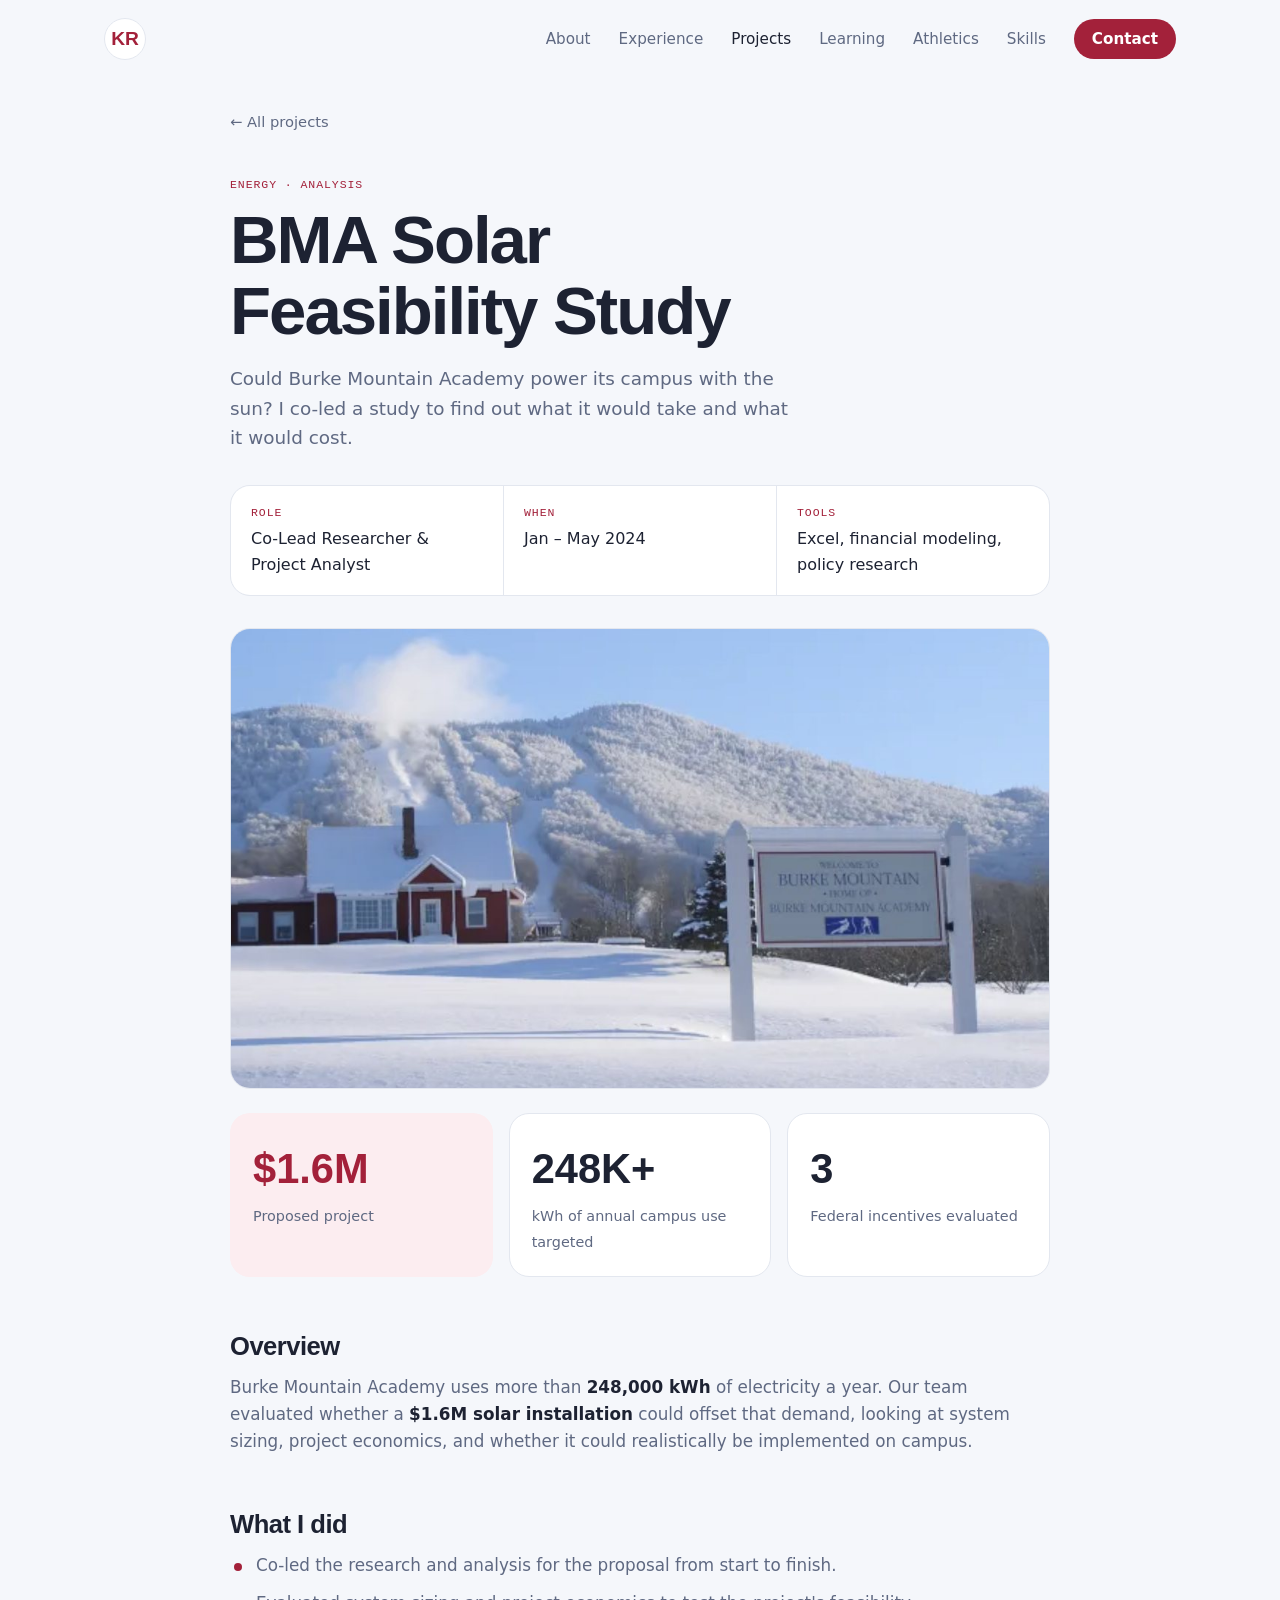
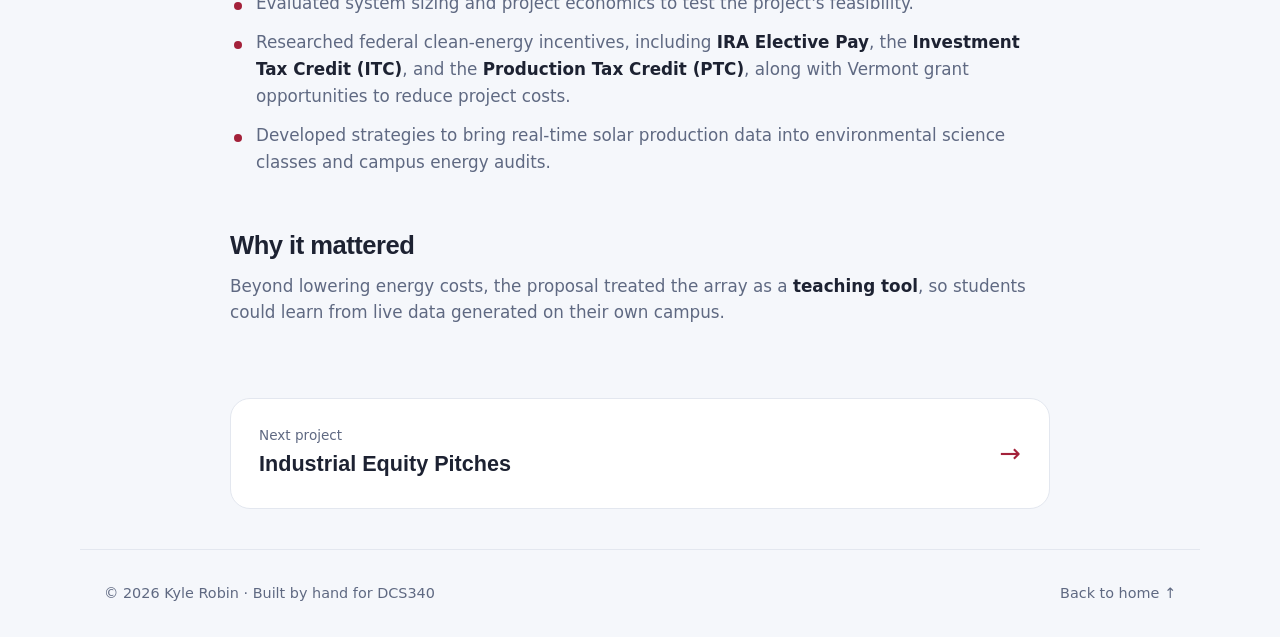
<file: projects/solar.html>
<!DOCTYPE html>
<html lang="en">
<head>
  <meta charset="UTF-8" />
  <meta name="viewport" content="width=device-width, initial-scale=1.0" />
  <title>BMA Solar Feasibility Study | Kyle Robin</title>
  <meta name="description" content="A $1.6M solar feasibility study for Burke Mountain Academy, covering system sizing, economics, and clean-energy incentives." />
  <link rel="preconnect" href="https://fonts.googleapis.com" />
  <link rel="preconnect" href="https://fonts.gstatic.com" crossorigin />
  <link href="https://fonts.googleapis.com/css2?family=Inter:wght@400;500;600&family=Space+Grotesk:wght@500;700&display=swap" rel="stylesheet" />
  <link rel="stylesheet" href="../style.css" />
</head>
<body>

  <!-- ============ NAVIGATION ============ -->
  <header class="nav">
    <a href="../index.html" class="nav-logo">KR</a>
    <button class="nav-toggle" aria-label="Open menu" aria-expanded="false">
      <span></span><span></span>
    </button>
    <nav class="nav-links">
      <a href="../index.html#about">About</a>
      <a href="../index.html#experience">Experience</a>
      <a href="../index.html#projects" class="active">Projects</a>
      <a href="../index.html#learning">Learning</a>
      <a href="../index.html#athletics">Athletics</a>
      <a href="../index.html#skills">Skills</a>
      <a href="../index.html#contact" class="nav-cta">Contact</a>
    </nav>
  </header>

  <main>
    <article class="pp">
      <a href="../index.html#projects" class="pp-back">&larr; All projects</a>

      <span class="tag reveal">Energy · Analysis</span>
      <h1 class="reveal">BMA Solar Feasibility Study</h1>
      <p class="lead reveal">Could Burke Mountain Academy power its campus with the sun? I co-led a study to find out what it would take and what it would cost.</p>

      <div class="pp-meta reveal">
        <div><span>Role</span>Co-Lead Researcher & Project Analyst</div>
        <div><span>When</span>Jan – May 2024</div>
        <div><span>Tools</span>Excel, financial modeling, policy research</div>
      </div>

      <img src="../images/solar.jpg" alt="Burke Mountain Academy campus in winter" class="pp-hero-img reveal" />
        <div class="stats pp-stats">
          <div class="stat">
            <span class="stat-num">$1.6M</span>
            <span class="stat-label">Proposed project</span>
          </div>
          <div class="stat">
            <span class="stat-num">248K+</span>
            <span class="stat-label">kWh of annual campus use targeted</span>
          </div>
          <div class="stat">
            <span class="stat-num">3</span>
            <span class="stat-label">Federal incentives evaluated</span>
          </div>
        </div>
      <section class="pp-section reveal">
        <h2>Overview</h2>
        <p>Burke Mountain Academy uses more than <strong>248,000 kWh</strong> of electricity a year. Our team evaluated whether a <strong>$1.6M solar installation</strong> could offset that demand, looking at system sizing, project economics, and whether it could realistically be implemented on campus.</p>
      </section>

      <section class="pp-section reveal">
        <h2>What I did</h2>
        <ul class="pp-list">
          <li>Co-led the research and analysis for the proposal from start to finish.</li>
          <li>Evaluated system sizing and project economics to test the project's feasibility.</li>
          <li>Researched federal clean-energy incentives, including <strong>IRA Elective Pay</strong>, the <strong>Investment Tax Credit (ITC)</strong>, and the <strong>Production Tax Credit (PTC)</strong>, along with Vermont grant opportunities to reduce project costs.</li>
          <li>Developed strategies to bring real-time solar production data into environmental science classes and campus energy audits.</li>
        </ul>
      </section>

      <section class="pp-section reveal">
        <h2>Why it mattered</h2>
        <p>Beyond lowering energy costs, the proposal treated the array as a <strong>teaching tool</strong>, so students could learn from live data generated on their own campus.</p>
      </section>

      <a href="investment.html" class="pp-next reveal">
        <div><span>Next project</span><strong>Industrial Equity Pitches</strong></div>
        <div class="arrow">&rarr;</div>
      </a>
    </article>
  </main>

  <footer class="footer">
    <p>&copy; <span id="year"></span> Kyle Robin · Built by hand for DCS340</p>
    <a href="../index.html">Back to home &uarr;</a>
  </footer>

  <script src="../script.js"></script>
</body>
</html>
</file>
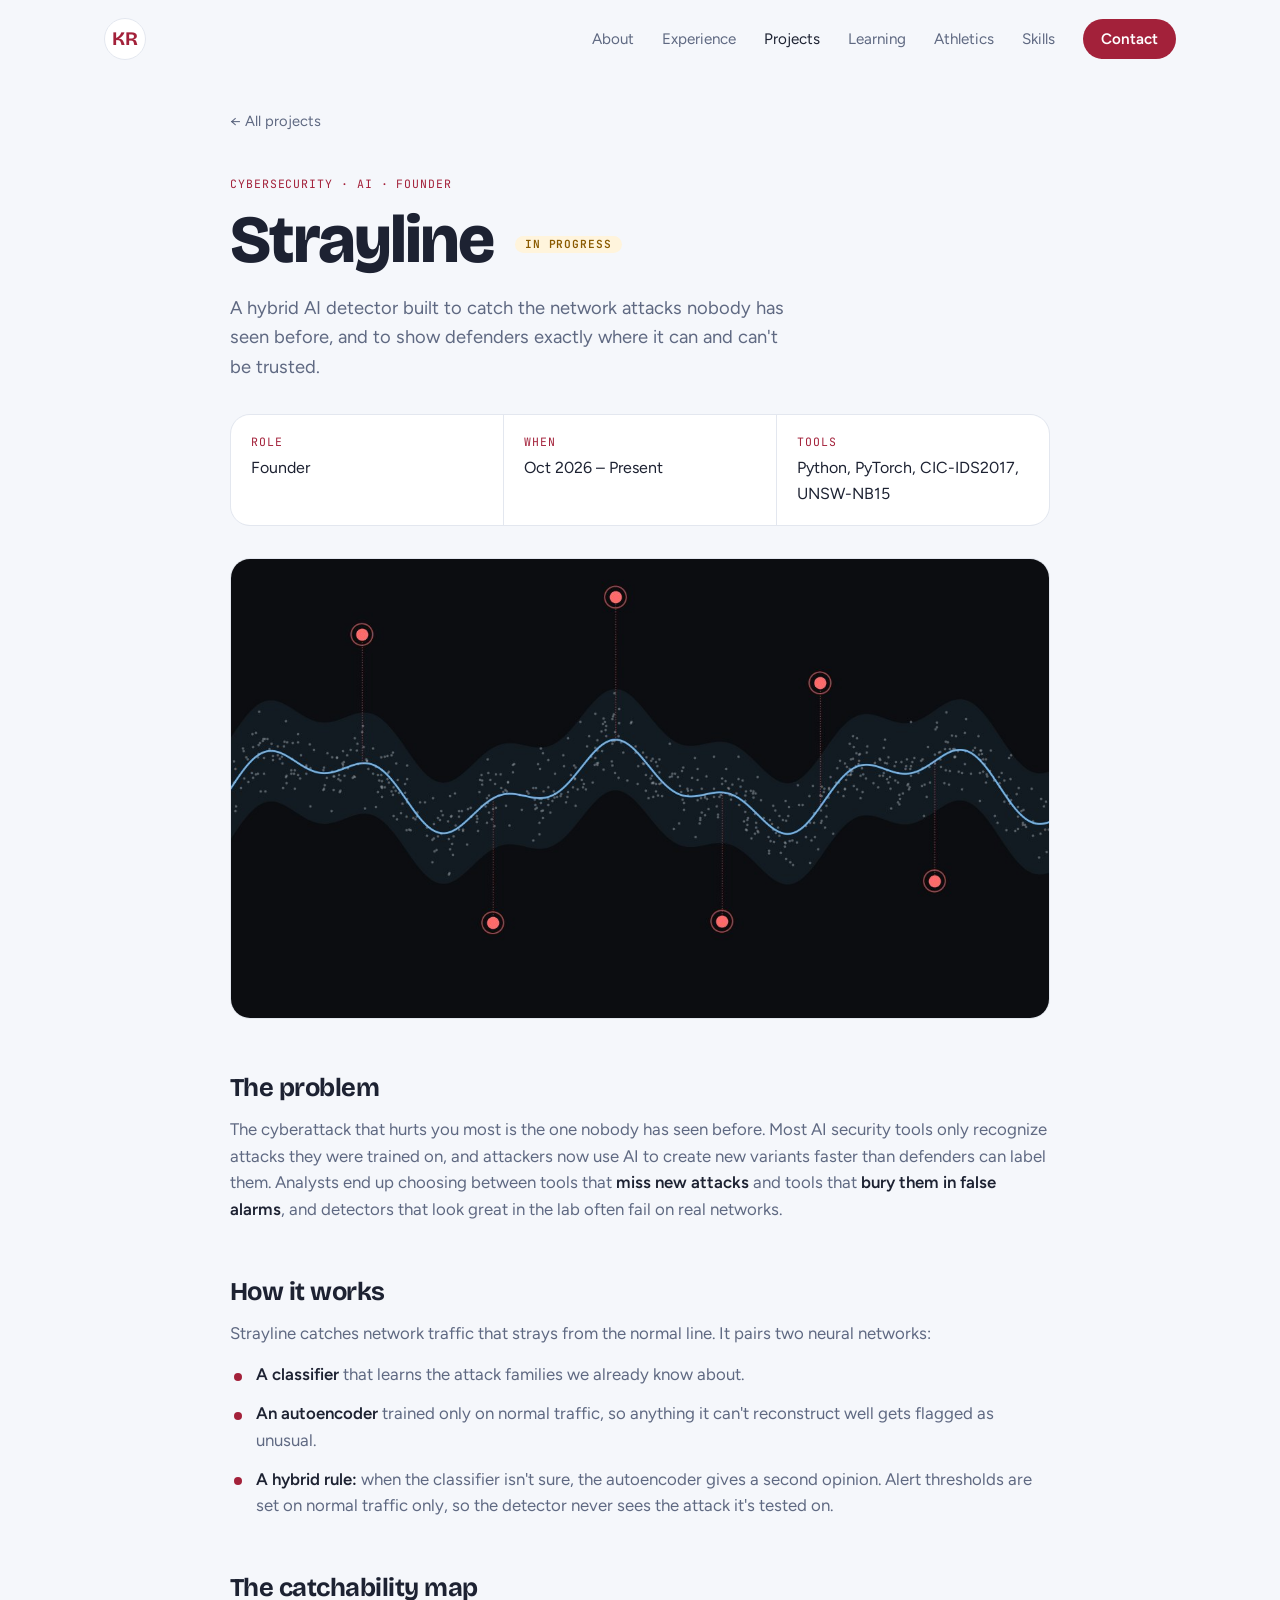
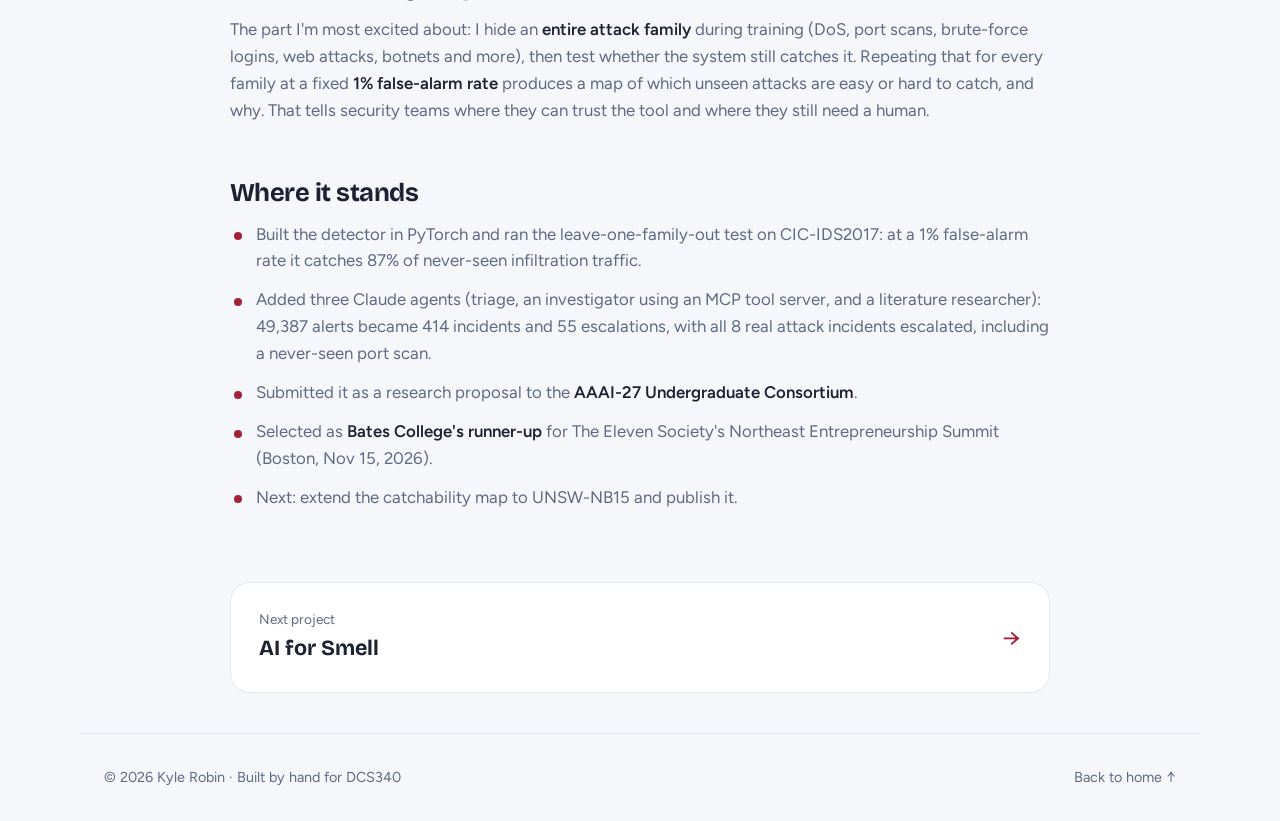
<file: projects/strayline.html>
<!DOCTYPE html>
<html lang="en">
<head>
  <meta charset="UTF-8" />
  <meta name="viewport" content="width=device-width, initial-scale=1.0" />
  <title>Strayline | Kyle Robin</title>
  <meta name="description" content="Strayline: a hybrid AI detector for network attacks nobody has seen before, founded by Kyle Robin." />
  <link rel="preconnect" href="https://fonts.googleapis.com" />
  <link rel="preconnect" href="https://fonts.gstatic.com" crossorigin />
  <link href="https://fonts.googleapis.com/css2?family=Bricolage+Grotesque:opsz,wght@12..96,600;12..96,800&family=Figtree:wght@400;500;600;700&family=JetBrains+Mono:wght@400;500&display=swap" rel="stylesheet" />
  <link rel="stylesheet" href="../style.css" />
</head>
<body>

  <!-- ============ NAVIGATION ============ -->
  <header class="nav">
    <a href="../index.html" class="nav-logo">KR</a>
    <button class="nav-toggle" aria-label="Open menu" aria-expanded="false">
      <span></span><span></span>
    </button>
    <nav class="nav-links">
      <a href="../index.html#about">About</a>
      <a href="../index.html#experience">Experience</a>
      <a href="../index.html#projects" class="active">Projects</a>
      <a href="../index.html#learning">Learning</a>
      <a href="../index.html#athletics">Athletics</a>
      <a href="../index.html#skills">Skills</a>
      <a href="../index.html#contact" class="nav-cta">Contact</a>
    </nav>
  </header>

  <main>
    <article class="pp">
      <a href="../index.html#projects" class="pp-back">&larr; All projects</a>

      <span class="tag reveal">Cybersecurity · AI · Founder</span>
      <h1 class="reveal">Strayline <span class="status">In progress</span></h1>
      <p class="lead reveal">A hybrid AI detector built to catch the network attacks nobody has seen before, and to show defenders exactly where it can and can't be trusted.</p>

      <div class="pp-meta reveal">
        <div><span>Role</span>Founder</div>
        <div><span>When</span>Oct 2026 – Present</div>
        <div><span>Tools</span>Python, PyTorch, CIC-IDS2017, UNSW-NB15</div>
      </div>

      <img src="../images/strayline.jpg" alt="Network traffic following a normal line, with a few red points straying far from it" class="pp-hero-img reveal" />

      <section class="pp-section reveal">
        <h2>The problem</h2>
        <p>The cyberattack that hurts you most is the one nobody has seen before. Most AI security tools only recognize attacks they were trained on, and attackers now use AI to create new variants faster than defenders can label them. Analysts end up choosing between tools that <strong>miss new attacks</strong> and tools that <strong>bury them in false alarms</strong>, and detectors that look great in the lab often fail on real networks.</p>
      </section>

      <section class="pp-section reveal">
        <h2>How it works</h2>
        <p>Strayline catches network traffic that strays from the normal line. It pairs two neural networks:</p>
        <ul class="pp-list">
          <li><strong>A classifier</strong> that learns the attack families we already know about.</li>
          <li><strong>An autoencoder</strong> trained only on normal traffic, so anything it can't reconstruct well gets flagged as unusual.</li>
          <li><strong>A hybrid rule:</strong> when the classifier isn't sure, the autoencoder gives a second opinion. Alert thresholds are set on normal traffic only, so the detector never sees the attack it's tested on.</li>
        </ul>
      </section>

      <section class="pp-section reveal">
        <h2>The catchability map</h2>
        <p>The part I'm most excited about: I hide an <strong>entire attack family</strong> during training (DoS, port scans, brute-force logins, web attacks, botnets and more), then test whether the system still catches it. Repeating that for every family at a fixed <strong>1% false-alarm rate</strong> produces a map of which unseen attacks are easy or hard to catch, and why. That tells security teams where they can trust the tool and where they still need a human.</p>
      </section>

      <section class="pp-section reveal">
        <h2>Where it stands</h2>
        <ul class="pp-list">
          <li>Built the detector in PyTorch and ran the leave-one-family-out test on CIC-IDS2017: at a 1% false-alarm rate it catches 87% of never-seen infiltration traffic.</li>
          <li>Added three Claude agents (triage, an investigator using an MCP tool server, and a literature researcher): 49,387 alerts became 414 incidents and 55 escalations, with all 8 real attack incidents escalated, including a never-seen port scan.</li>
          <li>Submitted it as a research proposal to the <strong>AAAI-27 Undergraduate Consortium</strong>.</li>
          <li>Selected as <strong>Bates College's runner-up</strong> for The Eleven Society's Northeast Entrepreneurship Summit (Boston, Nov 15, 2026).</li>
          <li>Next: extend the catchability map to UNSW-NB15 and publish it.</li>
        </ul>
      </section>

      <a href="olfaction.html" class="pp-next reveal">
        <div><span>Next project</span><strong>AI for Smell</strong></div>
        <div class="arrow">&rarr;</div>
      </a>
    </article>
  </main>

  <footer class="footer">
    <p>&copy; <span id="year"></span> Kyle Robin · Built by hand for DCS340</p>
    <a href="../index.html">Back to home &uarr;</a>
  </footer>

  <script src="../script.js"></script>
</body>
</html>
</file>
<file: style.css>
/* ============================================
   Kyle Robin Portfolio — style.css
   Change the colors here to re-theme the site.
   ============================================ */
:root {
  /* Snowfield palette: soft cool white, Bates garnet accent, sky-blue chips */
  --bg: #f5f7fb;
  --surface: #ffffff;
  --surface-2: #eef2f8;
  --border: #e3e7ef;
  --text: #1d2232;
  --muted: #5f6982;
  --accent: #a3213a;      /* Bates garnet */
  --accent-soft: #fcedf0;
  --accent-ink: #ffffff;
  --sky: #e8f1fc;
  --sky-ink: #2e5f99;
  --hero-a: #fdf0f2;
  --hero-b: #edf4fd;
  --shadow: 0 1px 2px rgba(29,34,50,.04), 0 10px 30px rgba(29,34,50,.06);
  --radius: 20px;
  --max: 1120px;
  --font-body: "Figtree", system-ui, -apple-system, "Segoe UI", sans-serif;
  --font-head: "Bricolage Grotesque", "Avenir Next", "Segoe UI", sans-serif;
  --font-mono: "JetBrains Mono", ui-monospace, Menlo, monospace;
  color-scheme: light;
}

* { box-sizing: border-box; margin: 0; padding: 0; }
html { scroll-behavior: smooth; scroll-padding-top: 90px; }
body {
  background: var(--bg);
  color: var(--text);
  font-family: var(--font-body);
  line-height: 1.6;
  -webkit-font-smoothing: antialiased;
}
a { color: inherit; text-decoration: none; }
img { max-width: 100%; display: block; }
h1, h2, h3 { font-family: var(--font-head); line-height: 1.05; letter-spacing: -0.02em; text-wrap: balance; }
.accent { color: var(--accent); }
.muted { color: var(--muted); }

/* ---------- Navigation ---------- */
.nav {
  position: sticky; top: 0; z-index: 50;
  display: flex; align-items: center; justify-content: space-between;
  max-width: var(--max); margin: 0 auto; padding: 18px 24px;
  background: rgba(245, 247, 251, 0.85);
  backdrop-filter: blur(12px);
}
.nav-logo {
  font-family: var(--font-head); font-weight: 700; font-size: 1.2rem;
  width: 42px; height: 42px; display: grid; place-items: center;
  border: 1px solid var(--border); border-radius: 50%;
  background: var(--surface); color: var(--accent);
}
.nav-links { display: flex; gap: 28px; align-items: center; font-size: 0.95rem; }
.nav-links a { color: var(--muted); transition: color .2s; }
.nav-links a:hover, .nav-links a.active { color: var(--text); }
.nav-links .nav-cta {
  color: var(--accent-ink); background: var(--accent);
  padding: 8px 18px; border-radius: 999px; font-weight: 600;
}
.nav-links .nav-cta:hover { color: var(--accent-ink); opacity: .9; }
.nav-toggle { display: none; background: none; border: 0; cursor: pointer; width: 32px; height: 32px; }
.nav-toggle span { display: block; height: 2px; background: var(--text); margin: 7px 4px; transition: transform .25s; }
.nav-toggle[aria-expanded="true"] span:first-child { transform: translateY(4.5px) rotate(45deg); }
.nav-toggle[aria-expanded="true"] span:last-child { transform: translateY(-4.5px) rotate(-45deg); }

/* ---------- Layout ---------- */
main { max-width: var(--max); margin: 0 auto; padding: 0 24px; }
.section { padding: 90px 0; border-top: 1px solid var(--border); }
.section-title { font-size: clamp(2.2rem, 5vw, 3.6rem); font-weight: 800; margin-bottom: 36px; letter-spacing: -0.03em; }

/* ---------- Hero ---------- */
.hero {
  display: grid; grid-template-columns: 340px 1fr; gap: 56px;
  align-items: start; padding: 48px 0 90px;
}
.hero-card {
  position: sticky; top: 100px;
  background: linear-gradient(150deg, var(--hero-a), var(--hero-b)); color: var(--text);
  border: 1px solid var(--border); border-radius: 24px; box-shadow: var(--shadow);
  padding: 22px; text-align: center;
}
.hero-photo { width: 100%; aspect-ratio: 4 / 5; border-radius: 16px; object-fit: cover; border: 4px solid var(--surface); }
.hero-name { font-size: 1.9rem; margin: 20px 0 4px; }
.hero-sub { color: var(--muted); font-size: .95rem; }
.socials { display: flex; justify-content: center; gap: 10px; margin-top: 18px; flex-wrap: wrap; }
.socials a {
  font-size: .85rem; font-weight: 500; padding: 6px 14px;
  border: 1px solid var(--border); border-radius: 999px; background: var(--surface); transition: background .2s, color .2s;
}
.socials a:hover { background: var(--accent); border-color: var(--accent); color: var(--accent-ink); }

.eyebrow { font-family: var(--font-mono); font-size: .8rem; letter-spacing: .1em; text-transform: uppercase; color: var(--accent); margin-bottom: 14px; }
.hero h1 {
  font-size: clamp(3rem, 8vw, 5.8rem); font-weight: 800;
  letter-spacing: -0.04em; margin-bottom: 24px;
}
.lead { font-size: 1.15rem; color: var(--muted); max-width: 560px; }
.hero-actions { display: flex; gap: 12px; margin: 32px 0 48px; flex-wrap: wrap; }
.btn { padding: 12px 24px; border-radius: 999px; font-weight: 600; transition: transform .2s, background .2s; }
.btn:hover { transform: translateY(-2px); }
.btn-primary { background: var(--accent); color: var(--accent-ink); }
.btn-ghost { border: 1px solid var(--border); background: var(--surface); }
.btn-ghost:hover { background: var(--surface-2); }

.stats { display: grid; grid-template-columns: repeat(3, 1fr); gap: 16px; }
.stat { background: var(--surface); border: 1px solid var(--border); border-radius: var(--radius); padding: 22px; }
.stat:first-child { background: var(--accent-soft); border-color: transparent; }
.stat:first-child .stat-num { color: var(--accent); }
.stat-num { display: block; font-family: var(--font-head); font-size: 2.6rem; font-weight: 800; font-variant-numeric: tabular-nums; }
.stat-label { color: var(--muted); font-size: .9rem; }
::selection { background: var(--accent-soft); }
:focus-visible { outline: 2px solid var(--accent); outline-offset: 3px; }

/* ---------- Photo placeholders ---------- */
.photo-slot {
  display: grid; place-items: center; text-align: center;
  background: repeating-linear-gradient(45deg, var(--surface) 0 10px, var(--surface-2) 10px 20px);
  color: var(--muted); font-size: .85rem; border: 2px dashed var(--border);
}
.photo-slot code { font-size: .75rem; }
.project .photo-slot, .athletics .photo-slot {
  background: repeating-linear-gradient(45deg, var(--surface) 0 10px, var(--surface-2) 10px 20px);
  color: var(--muted); border-color: var(--border);
}

/* ---------- About ---------- */
.about-grid { display: grid; grid-template-columns: 1fr 1fr; gap: 40px; font-size: 1.1rem; color: var(--muted); }

/* ---------- Experience ---------- */
.timeline { display: flex; flex-direction: column; }
.job { padding: 28px 0; border-bottom: 1px solid var(--border); }
.job:first-child { padding-top: 0; }
.job-head { display: flex; justify-content: space-between; gap: 16px; align-items: baseline; flex-wrap: wrap; }
.job h3 { font-size: 1.5rem; }
.job-date { font-family: var(--font-mono); font-size: .8rem; color: var(--sky-ink); background: var(--sky); padding: 3px 10px; border-radius: 999px; white-space: nowrap; }
.job-org { color: var(--accent); font-weight: 600; margin: 6px 0 10px; }
.job p:last-child { color: var(--muted); max-width: 760px; }

/* ---------- Projects ---------- */
.project-grid { display: grid; grid-template-columns: repeat(2, 1fr); gap: 24px; }
.project {
  background: var(--surface); border: 1px solid var(--border); border-radius: var(--radius);
  overflow: hidden; box-shadow: var(--shadow); transition: transform .25s, border-color .25s;
}
.project:hover { transform: translateY(-4px); border-color: var(--accent); }
.project-img { width: 100%; aspect-ratio: 16 / 9; object-fit: cover; border: 0; border-bottom: 1px solid var(--border); }
.project-body { padding: 24px; }
.tag { font-family: var(--font-mono); font-size: .72rem; text-transform: uppercase; letter-spacing: .08em; color: var(--accent); }
.project h3 { font-size: 1.5rem; margin: 8px 0 10px; }
.project p { color: var(--muted); }
.stack { list-style: none; display: flex; flex-wrap: wrap; gap: 8px; margin-top: 16px; }
.stack li { font-size: .8rem; padding: 4px 12px; background: var(--sky); color: var(--sky-ink); border-radius: 999px; }
/* Featured projects span the full row, image beside text */
a.project.project-featured { grid-column: 1 / -1; display: grid; grid-template-columns: 1.15fr 1fr; }
.project-featured .project-img { height: 100%; border-bottom: 0; border-right: 1px solid var(--border); }
.project-featured .project-body { display: flex; flex-direction: column; justify-content: center; padding: 32px; }
.project-featured h3 { font-size: 1.9rem; }

/* ---------- Learning log ---------- */
.section-lead { margin: -16px 0 40px; }
.learn-list { display: flex; flex-direction: column; gap: 20px; }
.learn {
  display: grid; grid-template-columns: 64px 1fr; gap: 24px;
  background: var(--surface); border: 1px solid var(--border); border-radius: var(--radius);
  padding: 28px; box-shadow: var(--shadow);
}
.learn-with-img { grid-template-columns: 64px 1fr 260px; align-items: center; }
.learn-num { font-family: var(--font-head); font-size: 2rem; font-weight: 800; color: var(--accent); }
.learn h3 { font-size: 1.4rem; margin: 8px 0 10px; }
.learn p { color: var(--muted); }
.learn code {
  font-size: .88em; background: var(--surface-2); padding: 2px 6px; border-radius: 6px; color: var(--text);
}
.learn blockquote {
  margin: 16px 0 0; padding-left: 16px; border-left: 3px solid var(--accent);
  color: var(--text); font-style: italic;
}
.learn-links { display: flex; gap: 12px; flex-wrap: wrap; margin-top: 18px; }
.learn-links a {
  font-size: .88rem; font-weight: 500; padding: 7px 16px;
  border: 1px solid var(--border); border-radius: 999px; background: var(--surface); transition: border-color .2s, color .2s;
}
.learn-links a:hover { border-color: var(--accent); color: var(--accent); }
.learn-img { width: 100%; border-radius: 12px; background: var(--surface); border: 1px solid var(--border); }

/* ---------- Athletics ---------- */
.athletics { display: grid; grid-template-columns: 1.2fr 1fr; gap: 48px; align-items: center; }
.athletics-photo { width: 100%; aspect-ratio: 3 / 2; border-radius: var(--radius); object-fit: cover; box-shadow: var(--shadow); }

/* ---------- Skills ---------- */
.skill-grid { display: grid; grid-template-columns: repeat(3, 1fr); gap: 16px; }
.skill { background: var(--surface); border: 1px solid var(--border); border-radius: var(--radius); padding: 24px; }
.skill h3 { font-size: 1.15rem; margin-bottom: 8px; }
.skill p { color: var(--muted); font-size: .95rem; }

/* ---------- Contact & footer ---------- */
.contact { text-align: center; }
.contact .lead { margin: 0 auto 28px; }
.contact-email {
  display: inline-block; font-family: var(--font-head); font-weight: 700;
  font-size: clamp(1.5rem, 5vw, 3rem); border-bottom: 2px solid var(--accent);
  overflow-wrap: anywhere;
}
.contact-email:hover { color: var(--accent); }
.footer {
  max-width: var(--max); margin: 0 auto; padding: 32px 24px;
  display: flex; justify-content: space-between; gap: 16px; flex-wrap: wrap;
  color: var(--muted); font-size: .9rem; border-top: 1px solid var(--border);
}

/* ---------- Clickable project cards ---------- */
a.project { display: block; color: inherit; }
.project-more {
  display: inline-block; margin-top: 18px; font-weight: 600; font-size: .92rem;
  color: var(--accent); transition: transform .2s;
}
a.project:hover .project-more { transform: translateX(4px); }

/* ---------- Project detail pages ---------- */
.pp { max-width: 820px; margin: 0 auto; padding: 32px 0 40px; }
.pp-back { color: var(--muted); font-size: .92rem; display: block; width: fit-content; margin-bottom: 36px; }
.pp-back:hover { color: var(--accent); }
.pp h1 { font-size: clamp(2.4rem, 7vw, 4.2rem); font-weight: 800; letter-spacing: -0.03em; margin: 10px 0 18px; }
.pp-meta {
  display: grid; grid-template-columns: repeat(3, 1fr); gap: 1px; margin: 32px 0;
  background: var(--border); border: 1px solid var(--border); border-radius: var(--radius); overflow: hidden;
}
.pp-meta div { background: var(--surface); padding: 18px 20px; }
.pp-meta span { display: block; font-family: var(--font-mono); color: var(--accent); font-size: .72rem; text-transform: uppercase; letter-spacing: .08em; margin-bottom: 4px; }
.pp-hero-img { width: 100%; aspect-ratio: 16 / 9; object-fit: cover; border-radius: var(--radius); border: 1px solid var(--border); }
.pp-section { margin-top: 56px; }
.pp-section h2 { font-size: 1.6rem; margin-bottom: 14px; }
.pp-section p { color: var(--muted); font-size: 1.05rem; margin-bottom: 14px; }
.pp-section strong { color: var(--text); font-weight: 600; }
.pp-list { list-style: none; display: flex; flex-direction: column; gap: 12px; }
.pp-list li {
  position: relative; padding-left: 26px; color: var(--muted); font-size: 1.05rem;
}
.pp-list li::before {
  content: ""; position: absolute; left: 4px; top: .7em; width: 8px; height: 8px;
  border-radius: 50%; background: var(--accent);
}
.pp-stats { margin-top: 24px; }
.pp-cta { display: flex; gap: 12px; flex-wrap: wrap; margin-top: 20px; }
.pp-next {
  display: flex; justify-content: space-between; align-items: center; gap: 16px;
  margin-top: 72px; padding: 26px 28px; border: 1px solid var(--border); border-radius: var(--radius);
  background: var(--surface); transition: border-color .2s;
}
.pp-next:hover { border-color: var(--accent); }
.pp-next span { color: var(--muted); font-size: .85rem; display: block; }
.pp-next strong { font-family: var(--font-head); font-size: 1.35rem; }
.pp-next .arrow { font-size: 1.6rem; color: var(--accent); }
.pp-related { margin-top: 20px; }
.pp-figure { margin: 28px 0 0; }
.pp-figure img { width: 100%; border-radius: var(--radius); border: 1px solid var(--border); background: var(--surface-2); }
.pp-figure figcaption { color: var(--muted); font-size: .92rem; margin-top: 10px; }
.pp-section code {
  font-size: .88em; background: var(--surface-2); padding: 2px 6px; border-radius: 6px; color: var(--text);
}

/* ---------- Scroll reveal animation ---------- */
.reveal { opacity: 0; transform: translateY(24px); transition: opacity .7s ease, transform .7s ease; }
.reveal.visible { opacity: 1; transform: none; }
@media (prefers-reduced-motion: reduce) {
  .reveal { opacity: 1; transform: none; transition: none; }
  html { scroll-behavior: auto; }
}

/* ---------- Responsive ---------- */
@media (max-width: 900px) {
  .hero { grid-template-columns: 1fr; gap: 40px; }
  .hero-card { position: static; max-width: 360px; margin: 0 auto; }
  .athletics { grid-template-columns: 1fr; }
  .skill-grid { grid-template-columns: repeat(2, 1fr); }
}
@media (max-width: 720px) {
  .nav-toggle { display: block; }
  .nav-links {
    position: absolute; top: 100%; left: 0; right: 0;
    flex-direction: column; gap: 0; padding: 8px 24px 20px;
    background: var(--bg); border-bottom: 1px solid var(--border);
    display: none;
  }
  .nav-links.open { display: flex; }
  .nav-links a { padding: 12px 0; width: 100%; }
  .nav-links .nav-cta { text-align: center; margin-top: 8px; }
  main { padding: 0 16px; }
  .section { padding: 64px 0; }
  .about-grid, .project-grid, .skill-grid { grid-template-columns: 1fr; }
  a.project.project-featured { grid-template-columns: 1fr; }
  .project-featured .project-img { height: auto; border-right: 0; border-bottom: 1px solid var(--border); }
  .project-featured .project-body { padding: 24px; }
  .learn, .learn-with-img { grid-template-columns: 1fr; gap: 8px; padding: 22px; }
  .learn-num { font-size: 1.4rem; }
  .pp-meta { grid-template-columns: 1fr; }
  .pp-section { margin-top: 44px; }
  .stats { grid-template-columns: 1fr 1fr 1fr; gap: 10px; }
  .stat { padding: 16px 12px; }
  .stat-num { font-size: 1.8rem; }
  .stat-label { font-size: .78rem; }
}

/* Status badge for projects that are still in progress */
.status {
  display: inline-block;
  margin-left: 10px;
  padding: 3px 10px;
  border-radius: 999px;
  background: #fff4dc;
  color: #8a5a00;
  font-family: var(--font-mono);
  font-size: .7rem;
  font-weight: 600;
  text-transform: uppercase;
  letter-spacing: .08em;
  vertical-align: middle;
  white-space: nowrap;
}
</file>
